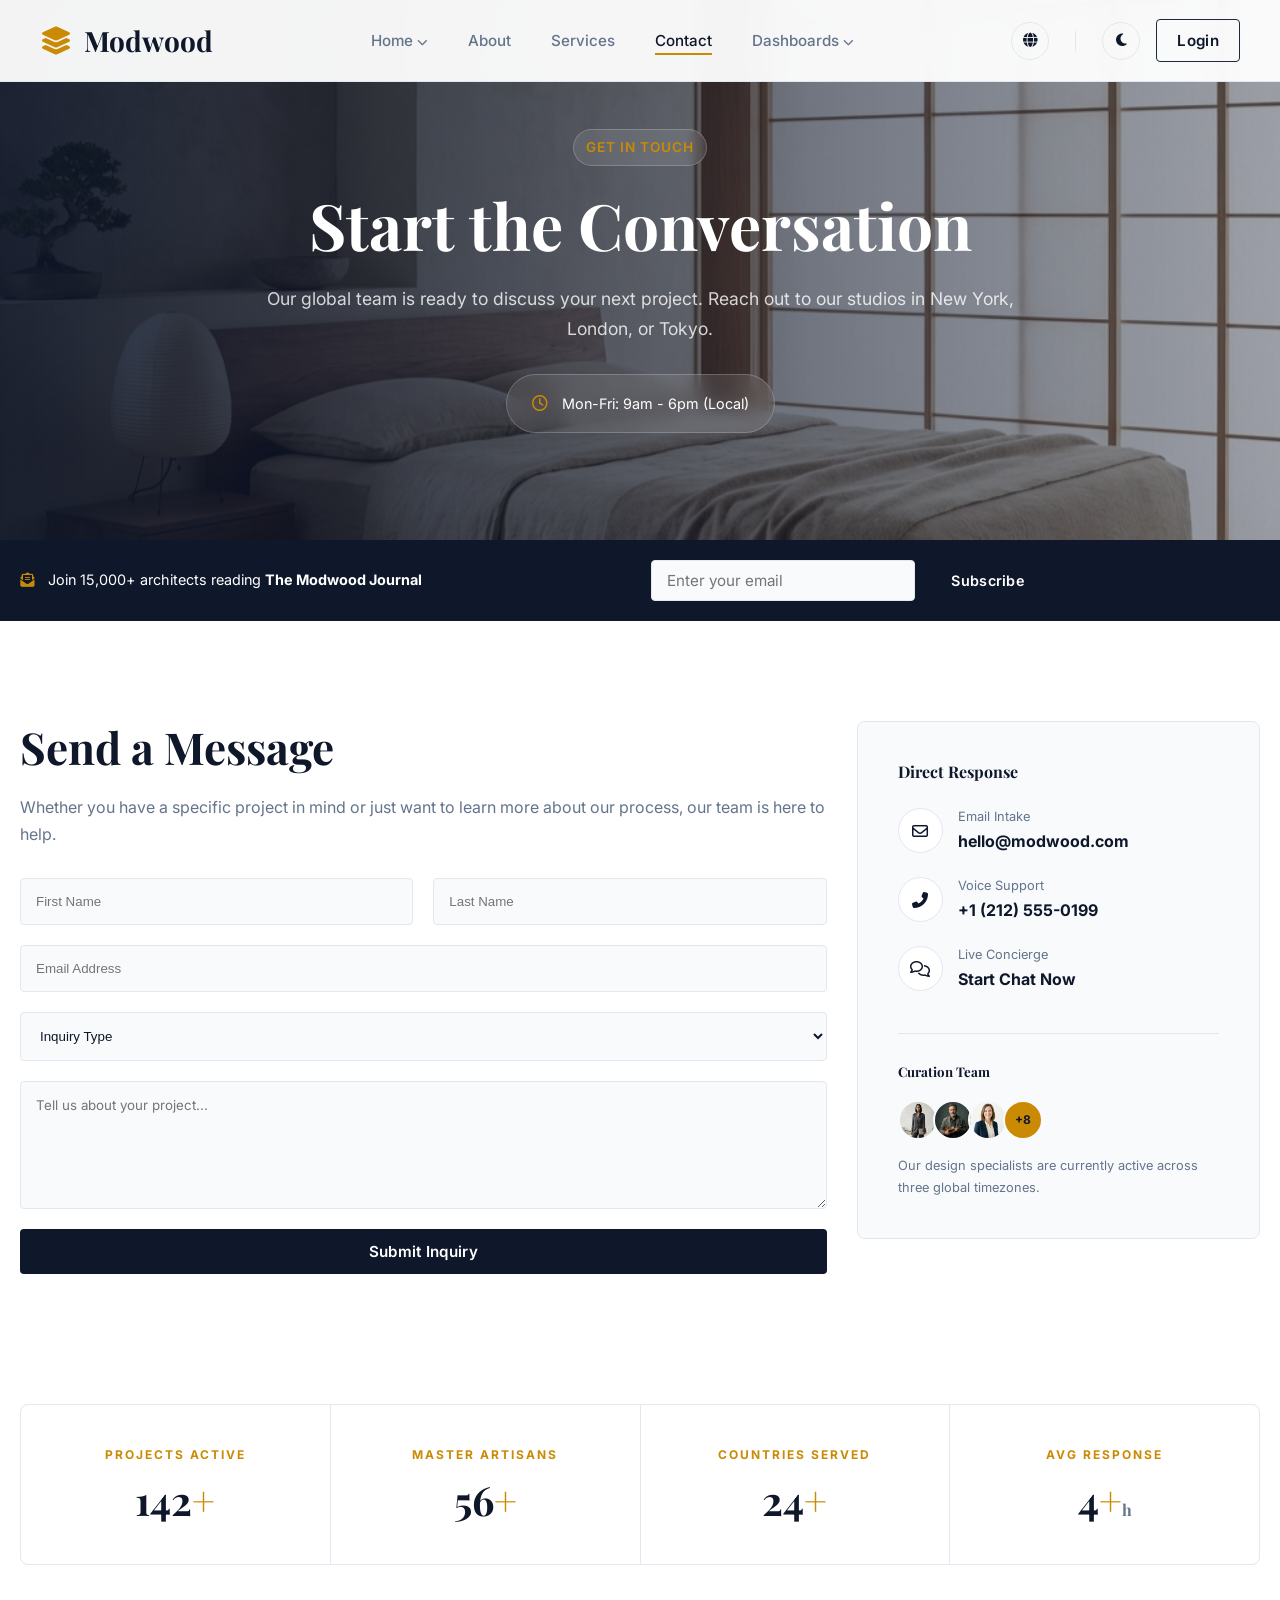
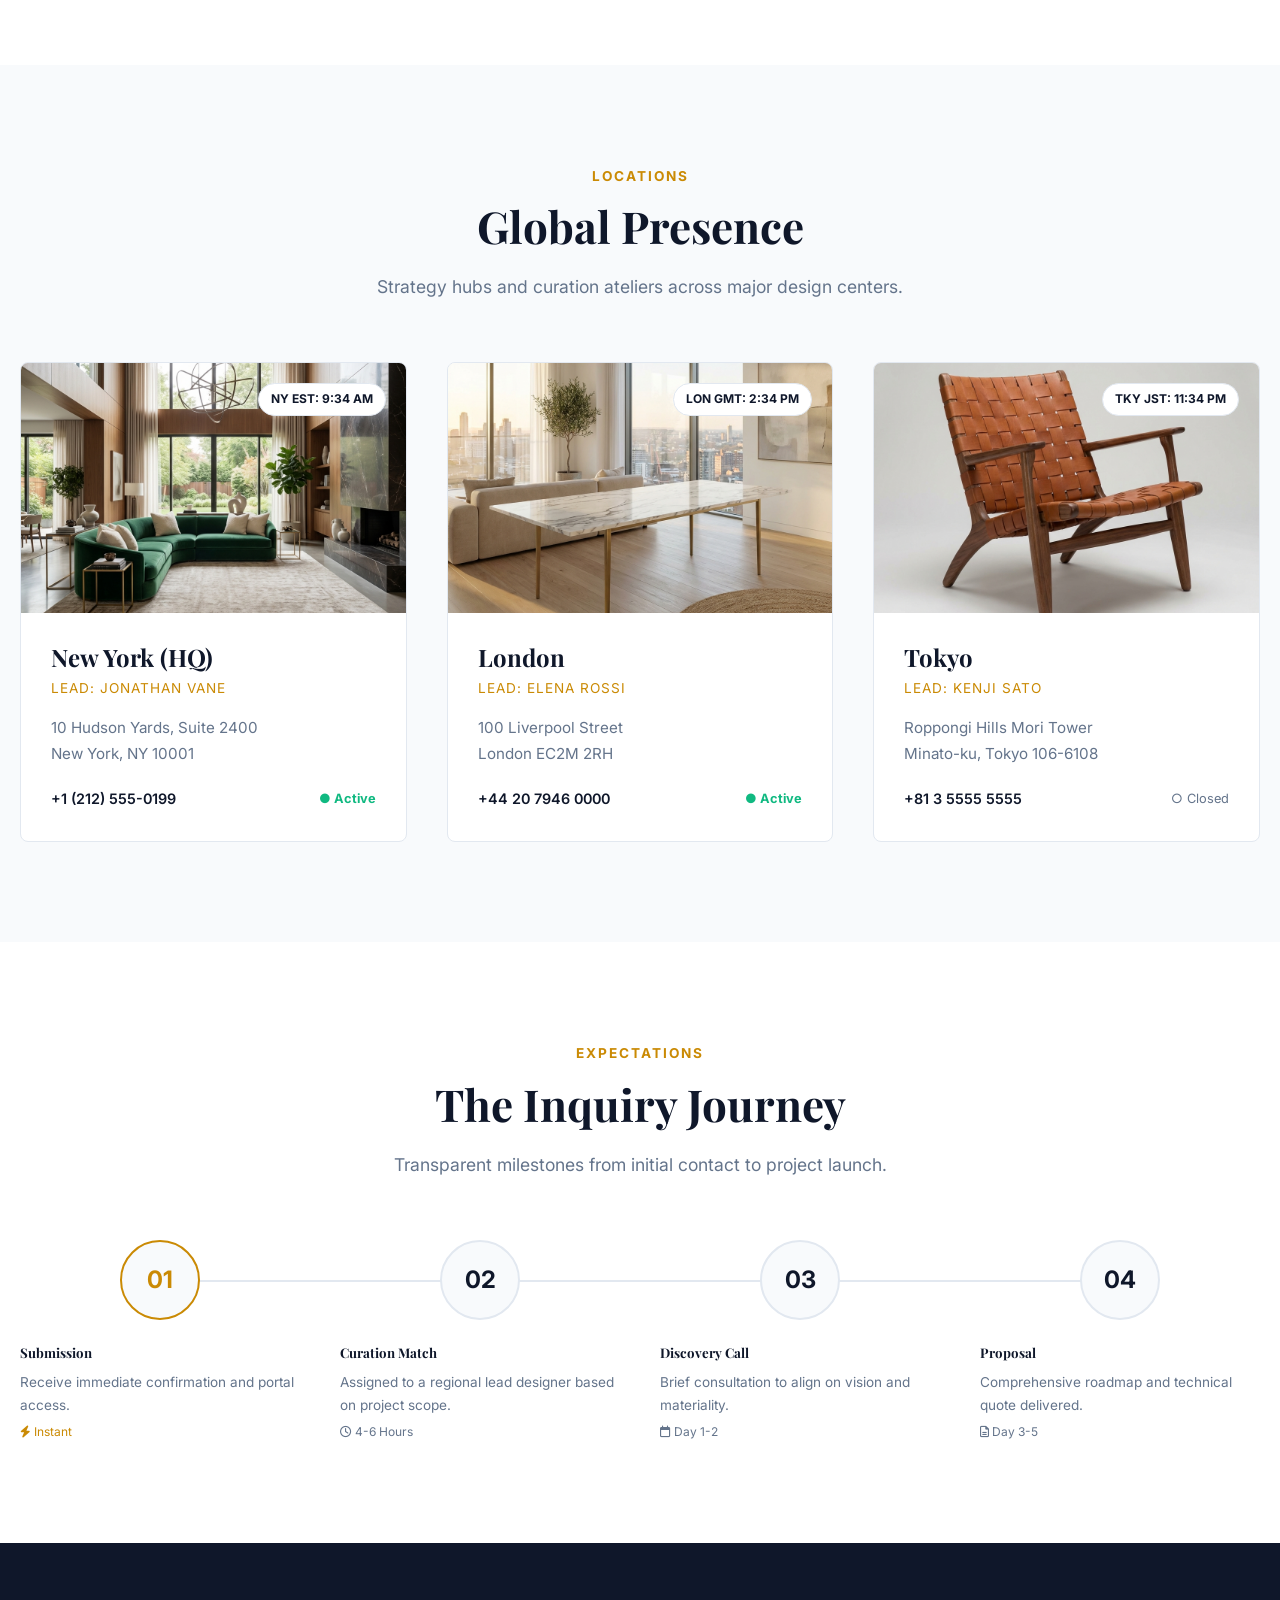
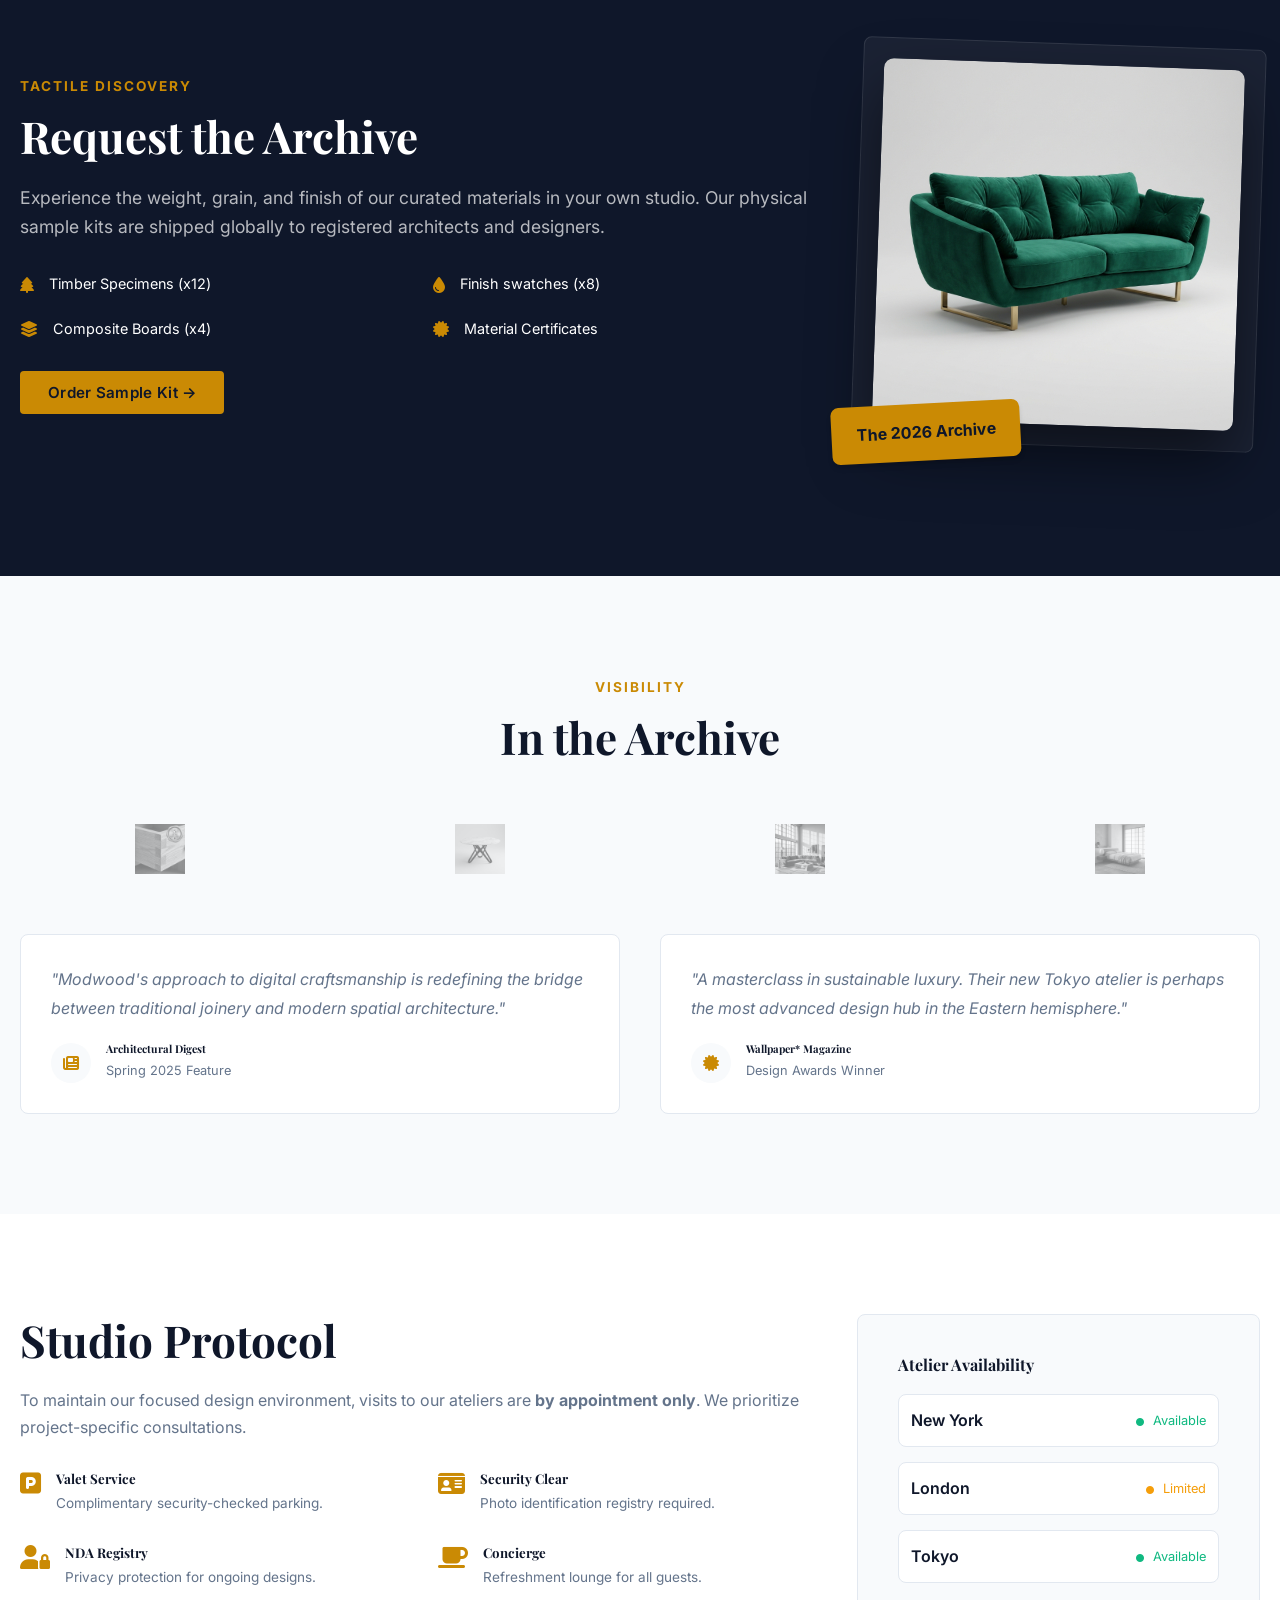
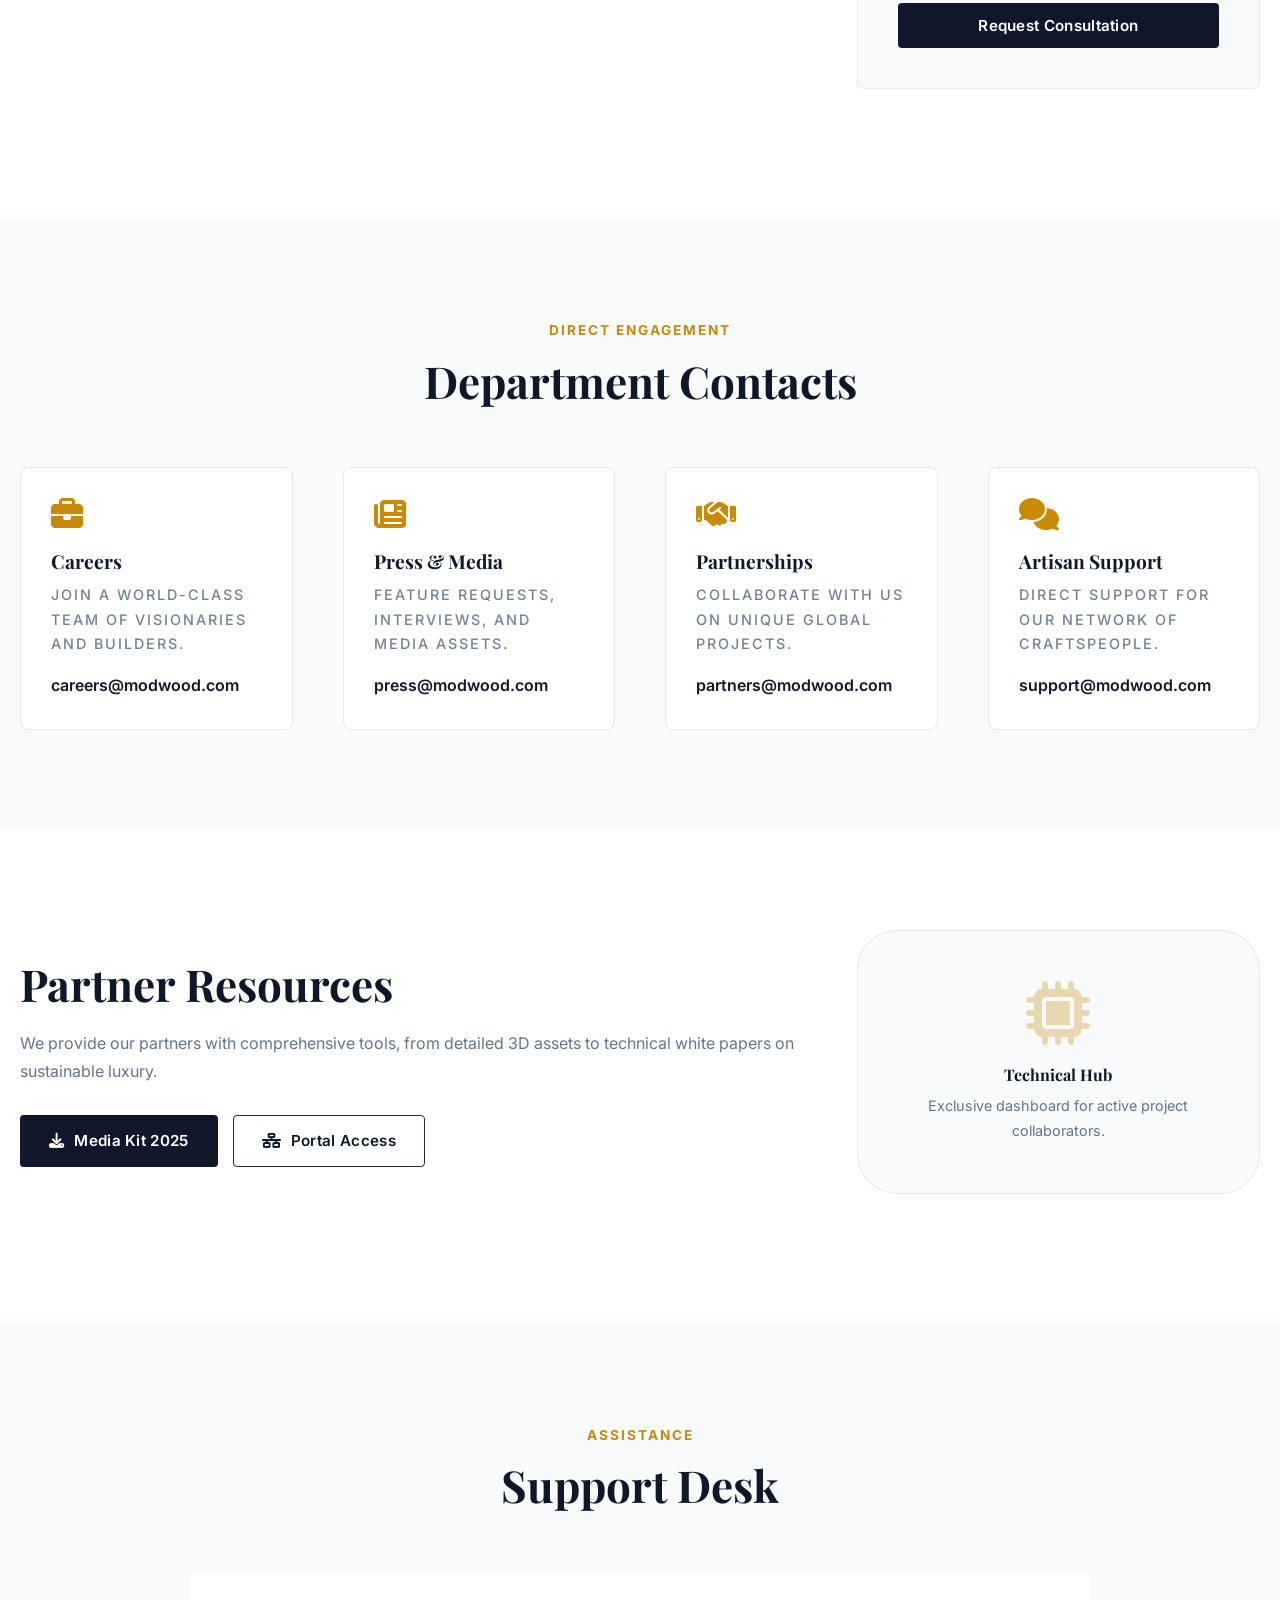
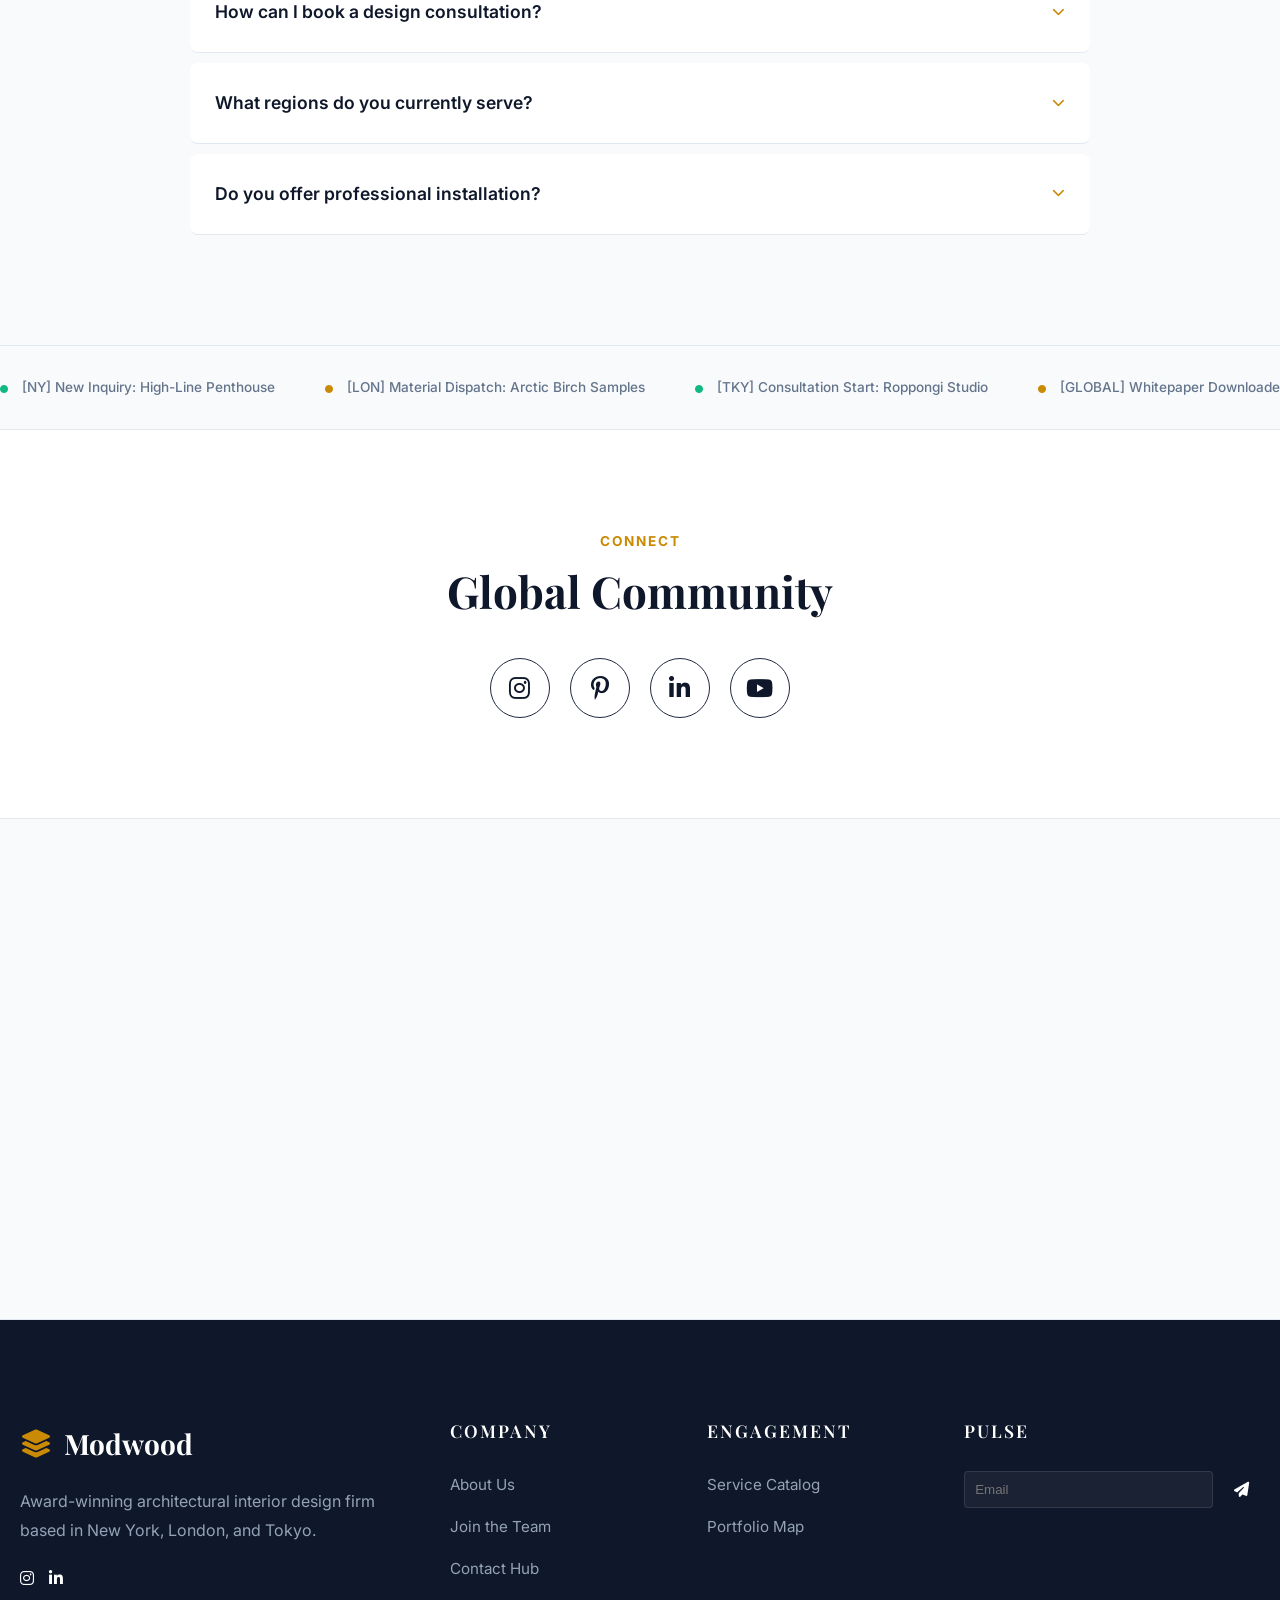
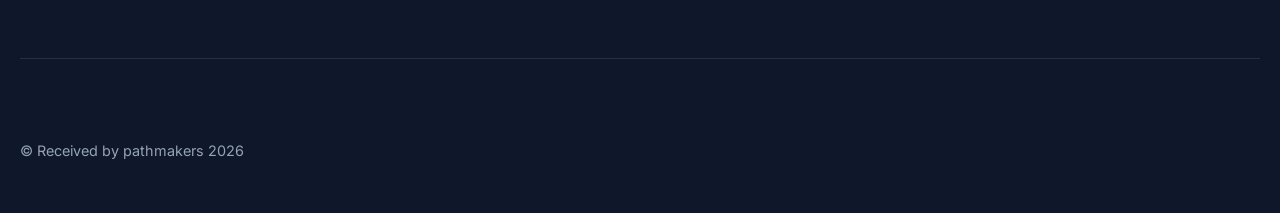
<file: contact.html>
<!DOCTYPE html>
<html lang="en">

<head>
    <meta charset="UTF-8">
    <meta name="viewport" content="width=device-width, initial-scale=1.0">
    <title>Contact Curator | Modwood</title>
    <link rel="icon" type="image/png" href="Assets/favicon.png">
    <link rel="stylesheet" href="style.css">
    <link rel="stylesheet" href="https://cdnjs.cloudflare.com/ajax/libs/font-awesome/6.4.0/css/all.min.css">
</head>

<body>

    <!-- Navbar -->
    <nav class="navbar">
        <div class="container">
            <a href="index.html" class="logo">
                <i class="fas fa-layer-group"></i> Modwood
            </a>

            <ul class="nav-links">
                <li style="position: relative;">
                    <a href="#" class="nav-link dropdown-toggle">Home <i class="fas fa-chevron-down"
                            style="font-size: 0.7em;"></i></a>
                    <ul class="dropdown-menu">
                        <li><a href="index.html">Home 1</a></li>
                        <li><a href="home2.html">Home 2</a></li>
                    </ul>
                </li>
                <li><a href="about.html" class="nav-link">About</a></li>
                <li><a href="services.html" class="nav-link">Services</a></li>
                <li><a href="contact.html" class="nav-link active">Contact</a></li>
                <li style="position: relative;">
                    <a href="#" class="nav-link dropdown-toggle">Dashboards <i class="fas fa-chevron-down"
                            style="font-size: 0.7em;"></i></a>
                    <ul class="dropdown-menu">
                        <li><a href="dashboard-user.html">User Panel</a></li>
                        <li><a href="dashboard-admin.html">Admin Panel</a></li>
                    </ul>
                </li>
                <li class="hide-desktop">
                    <a href="login.html" class="nav-link">Login</a>
                </li>
            </ul>

            <!-- Mobile Menu Toggle -->
            <button id="menu-toggle" class="toggle-btn hide-desktop">
                <i class="fas fa-bars"></i>
            </button>

            <div class="nav-actions">
                <button class="nav-toggle rtl-toggle" title="Toggle RTL/LTR">
                    <i class="fas fa-globe"></i>
                </button>
                <div class="nav-separator"></div>
                <button class="nav-toggle theme-toggle" title="Toggle Dark/Light Mode">
                    <i class="fas fa-moon"></i>
                </button>
                <a href="login.html" class="btn btn-outline" style="padding: 8px 20px;">Login</a>
            </div>
        </div>
    </nav>

    <!-- Header -->
    <header class="hero" style="min-height: 60vh;">
        <div class="hero-bg-parallax" style="background-image: url('Assets/hero2.jpg');"></div>
        <div class="hero-overlay"></div>
        <div class="container" style="position: relative; z-index: 2;">
            <div class="section-header reveal">
                <span class="hero-label">Get in Touch</span>
                <h1 class="hero-title">Start the Conversation</h1>
                <p class="section-desc" style="color: rgba(255,255,255,0.8);">Our global team is ready to discuss your
                    next project. Reach out to our studios in New York, London, or Tokyo.</p>
                <div style="display: flex; gap: 20px; justify-content: center; margin-top: 30px;">
                    <div
                        style="background: rgba(255,255,255,0.1); backdrop-filter: blur(10px); padding: 15px 25px; border-radius: 50px; border: 1px solid rgba(255,255,255,0.2);">
                        <i class="far fa-clock" style="color: var(--accent); margin-right: 10px;"></i>
                        <span style="color: white; font-size: 0.9rem;">Mon-Fri: 9am - 6pm (Local)</span>
                    </div>
                </div>
            </div>
        </div>
    </header>

    <!-- Newsletter Quick Join -->
    <div style="background: var(--primary); color: white; padding: 20px 0;">
        <div class="container"
            style="display: flex; justify-content: space-between; align-items: center; flex-wrap: wrap; gap: 20px;">
            <p style="font-size: 0.9rem; margin: 0;"><i class="fas fa-envelope-open-text"
                    style="color: var(--accent); margin-right: 10px;"></i> Join 15,000+ architects reading <strong>The
                    Modwood Journal</strong></p>
            <form class="newsletter-form" style="flex: 1; max-width: 400px; gap: 10px;">
                <input type="email" placeholder="Enter your email" class="input"
                    style="flex: 1; padding: 10px 15px; border-radius: var(--radius-sm);">
                <button type="submit" class="btn btn-primary"
                    style="padding: 10px 25px; font-size: 0.9rem; white-space: nowrap;">Subscribe</button>
            </form>
        </div>
    </div>

    <!-- Contact Form Section -->
    <section class="section">
        <div class="container">
            <div class="dashboard-split-2-1" style="align-items: start;">
                <!-- Form -->
                <div class="reveal">
                    <h2 class="section-title" style="text-align: left;">Send a Message</h2>
                    <p style="color: var(--text-muted); margin-bottom: 30px;">Whether you have a specific project in
                        mind or just want to learn more about our process, our team is here to help.</p>

                    <form style="display: grid; gap: 20px;">
                        <div style="display: grid; grid-template-columns: 1fr 1fr; gap: 20px;">
                            <input type="text" placeholder="First Name"
                                style="width: 100%; padding: 15px; border: 1px solid var(--border); border-radius: var(--radius-sm); background: var(--bg-alt); color: var(--text-main);">
                            <input type="text" placeholder="Last Name"
                                style="width: 100%; padding: 15px; border: 1px solid var(--border); border-radius: var(--radius-sm); background: var(--bg-alt); color: var(--text-main);">
                        </div>
                        <input type="email" placeholder="Email Address"
                            style="width: 100%; padding: 15px; border: 1px solid var(--border); border-radius: var(--radius-sm); background: var(--bg-alt); color: var(--text-main);">
                        <select
                            style="width: 100%; padding: 15px; border: 1px solid var(--border); border-radius: var(--radius-sm); background: var(--bg-alt); color: var(--text-main);">
                            <option>Inquiry Type</option>
                            <option>New Project</option>
                            <option>Press</option>
                            <option>Careers</option>
                            <option>Partnerships</option>
                        </select>
                        <textarea rows="6" placeholder="Tell us about your project..."
                            style="width: 100%; padding: 15px; border: 1px solid var(--border); border-radius: var(--radius-sm); background: var(--bg-alt); color: var(--text-main); font-family: inherit;"></textarea>
                        <button type="submit" class="btn btn-primary"
                            style="justify-content: center; width: 100%;">Submit
                            Inquiry</button>
                    </form>
                </div>

                <!-- Fast Contact -->
                <div class="reveal">
                    <div
                        style="background: var(--bg-alt); padding: 40px; border-radius: var(--radius); border: 1px solid var(--border);">
                        <h4 style="margin-bottom: 25px;">Direct Response</h4>
                        <div style="display: grid; gap: 20px;">
                            <a href="mailto:hello@modwood.com"
                                style="display: flex; align-items: center; gap: 15px; color: var(--text-main); text-decoration: none;">
                                <div
                                    style="width: 45px; height: 45px; background: var(--bg-main); border-radius: 50%; display: flex; align-items: center; justify-content: center; border: 1px solid var(--border);">
                                    <i class="far fa-envelope"></i>
                                </div>
                                <div>
                                    <span style="display: block; font-size: 0.8rem; color: var(--text-muted);">Email
                                        Intake</span>
                                    <strong>hello@modwood.com</strong>
                                </div>
                            </a>
                            <a href="tel:+12125550199"
                                style="display: flex; align-items: center; gap: 15px; color: var(--text-main); text-decoration: none;">
                                <div
                                    style="width: 45px; height: 45px; background: var(--bg-main); border-radius: 50%; display: flex; align-items: center; justify-content: center; border: 1px solid var(--border);">
                                    <i class="fas fa-phone-alt"></i>
                                </div>
                                <div>
                                    <span style="display: block; font-size: 0.8rem; color: var(--text-muted);">Voice
                                        Support</span>
                                    <strong>+1 (212) 555-0199</strong>
                                </div>
                            </a>
                            <div style="display: flex; align-items: center; gap: 15px; cursor: pointer;">
                                <div
                                    style="width: 45px; height: 45px; background: var(--bg-main); border-radius: 50%; display: flex; align-items: center; justify-content: center; border: 1px solid var(--border);">
                                    <i class="far fa-comments"></i>
                                </div>
                                <div>
                                    <span style="display: block; font-size: 0.8rem; color: var(--text-muted);">Live
                                        Concierge</span>
                                    <strong>Start Chat Now</strong>
                                </div>
                            </div>
                        </div>

                        <div style="margin-top: 40px; padding-top: 30px; border-top: 1px solid var(--border);">
                            <h5 style="margin-bottom: 20px;">Curation Team</h5>
                            <div style="display: flex; gap: -10px;">
                                <img src="Assets/leader-alexandra.png"
                                    style="width: 40px; height: 40px; border-radius: 50%; border: 2px solid var(--bg-alt); object-fit: cover;">
                                <img src="Assets/leader-julian.png"
                                    style="width: 40px; height: 40px; border-radius: 50%; border: 2px solid var(--bg-alt); object-fit: cover; margin-left: -5px;">
                                <img src="Assets/avatar.jpg"
                                    style="width: 40px; height: 40px; border-radius: 50%; border: 2px solid var(--bg-alt); object-fit: cover; margin-left: -5px;">
                                <div
                                    style="width: 40px; height: 40px; border-radius: 50%; background: var(--accent); color: var(--primary); display: flex; align-items: center; justify-content: center; font-size: 0.75rem; font-weight: 700; border: 2px solid var(--bg-alt); margin-left: -5px;">
                                    +8</div>
                            </div>
                            <p style="font-size: 0.8rem; color: var(--text-muted); margin-top: 15px;">Our design
                                specialists are currently active across three global timezones.</p>
                        </div>
                    </div>
                </div>
            </div>
        </div>
    </section>

    <!-- Global Metrics HUD -->
    <section class="section" style="padding-top: 0;">
        <div class="container">
            <div class="metrics-hud"
                style="display: grid; grid-template-columns: repeat(auto-fit, minmax(200px, 1fr)); gap: 1px; background: var(--border); border: 1px solid var(--border); border-radius: var(--radius); overflow: hidden;">
                <div style="background: var(--bg-main); padding: 40px; text-align: center;">
                    <span
                        style="display: block; font-size: 0.75rem; text-transform: uppercase; letter-spacing: 2px; color: var(--accent); font-weight: 700; margin-bottom: 10px;">Projects
                        Active</span>
                    <h3 style="font-size: 2.5rem; margin: 0;">142<span style="color: var(--accent);">+</span></h3>
                </div>
                <div style="background: var(--bg-main); padding: 40px; text-align: center;">
                    <span
                        style="display: block; font-size: 0.75rem; text-transform: uppercase; letter-spacing: 2px; color: var(--accent); font-weight: 700; margin-bottom: 10px;">Master
                        Artisans</span>
                    <h3 style="font-size: 2.5rem; margin: 0;">56<span style="color: var(--accent);">+</span></h3>
                </div>
                <div style="background: var(--bg-main); padding: 40px; text-align: center;">
                    <span
                        style="display: block; font-size: 0.75rem; text-transform: uppercase; letter-spacing: 2px; color: var(--accent); font-weight: 700; margin-bottom: 10px;">Countries
                        Served</span>
                    <h3 style="font-size: 2.5rem; margin: 0;">24<span style="color: var(--accent);">+</span></h3>
                </div>
                <div style="background: var(--bg-main); padding: 40px; text-align: center;">
                    <span
                        style="display: block; font-size: 0.75rem; text-transform: uppercase; letter-spacing: 2px; color: var(--accent); font-weight: 700; margin-bottom: 10px;">Avg
                        Response</span>
                    <h3 style="font-size: 2.5rem; margin: 0;">4<span style="color: var(--accent);">+</span><span
                            style="font-size: 1rem; color: var(--text-muted);">h</span></h3>
                </div>
            </div>
        </div>
    </section>

    <!-- Global Offices with Images and Curation Leads -->
    <section class="section section-alt">
        <div class="container">
            <div class="section-header reveal">
                <span class="section-eyebrow">Locations</span>
                <h2 class="section-title">Global Presence</h2>
                <p class="section-desc">Strategy hubs and curation ateliers across major design centers.</p>
            </div>
            <div class="curated-grid">
                <!-- NY -->
                <div class="reveal"
                    style="background: var(--bg-main); border-radius: var(--radius); overflow: hidden; border: 1px solid var(--border); transition: transform 0.3s ease;"
                    onmouseover="this.style.transform='translateY(-10px)'"
                    onmouseout="this.style.transform='translateY(0)'">
                    <div style="height: 250px; overflow: hidden; position: relative;">
                        <img src="Assets/product1_new.png" style="width: 100%; height: 100%; object-fit: cover;">
                        <div
                            style="position: absolute; top: 20px; right: 20px; background: var(--bg-main); padding: 5px 12px; border-radius: 20px; font-size: 0.75rem; font-weight: 700; border: 1px solid var(--border);">
                            NY EST: 9:34 AM
                        </div>
                    </div>
                    <div style="padding: 30px;">
                        <h4 style="font-size: 1.5rem; margin-bottom: 5px;">New York (HQ)</h4>
                        <p
                            style="color: var(--accent); font-size: 0.85rem; text-transform: uppercase; letter-spacing: 1px; margin-bottom: 15px;">
                            Lead: Jonathan Vane</p>
                        <p style="color: var(--text-muted); margin-bottom: 20px; font-size: 0.95rem;">
                            10 Hudson Yards, Suite 2400<br>
                            New York, NY 10001
                        </p>
                        <div style="display: flex; justify-content: space-between; align-items: center;">
                            <a href="#" style="color: var(--text-main); font-weight: 600; font-size: 0.9rem;">+1 (212)
                                555-0199</a>
                            <span style="font-size: 0.8rem; color: var(--success); font-weight: 700;">● Active</span>
                        </div>
                    </div>
                </div>
                <!-- London -->
                <div class="reveal"
                    style="background: var(--bg-main); border-radius: var(--radius); overflow: hidden; border: 1px solid var(--border); transition: transform 0.3s ease;"
                    onmouseover="this.style.transform='translateY(-10px)'"
                    onmouseout="this.style.transform='translateY(0)'">
                    <div style="height: 250px; overflow: hidden; position: relative;">
                        <img src="Assets/product4.jpg" style="width: 100%; height: 100%; object-fit: cover;">
                        <div
                            style="position: absolute; top: 20px; right: 20px; background: var(--bg-main); padding: 5px 12px; border-radius: 20px; font-size: 0.75rem; font-weight: 700; border: 1px solid var(--border);">
                            LON GMT: 2:34 PM
                        </div>
                    </div>
                    <div style="padding: 30px;">
                        <h4 style="font-size: 1.5rem; margin-bottom: 5px;">London</h4>
                        <p
                            style="color: var(--accent); font-size: 0.85rem; text-transform: uppercase; letter-spacing: 1px; margin-bottom: 15px;">
                            Lead: Elena Rossi</p>
                        <p style="color: var(--text-muted); margin-bottom: 20px; font-size: 0.95rem;">
                            100 Liverpool Street<br>
                            London EC2M 2RH
                        </p>
                        <div style="display: flex; justify-content: space-between; align-items: center;">
                            <a href="#" style="color: var(--text-main); font-weight: 600; font-size: 0.9rem;">+44 20
                                7946 0000</a>
                            <span style="font-size: 0.8rem; color: var(--success); font-weight: 700;">● Active</span>
                        </div>
                    </div>
                </div>
                <!-- Tokyo -->
                <div class="reveal"
                    style="background: var(--bg-main); border-radius: var(--radius); overflow: hidden; border: 1px solid var(--border); transition: transform 0.3s ease;"
                    onmouseover="this.style.transform='translateY(-10px)'"
                    onmouseout="this.style.transform='translateY(0)'">
                    <div style="height: 250px; overflow: hidden; position: relative;">
                        <img src="Assets/product2.jpg" style="width: 100%; height: 100%; object-fit: cover;">
                        <div
                            style="position: absolute; top: 20px; right: 20px; background: var(--bg-main); padding: 5px 12px; border-radius: 20px; font-size: 0.75rem; font-weight: 700; border: 1px solid var(--border);">
                            TKY JST: 11:34 PM
                        </div>
                    </div>
                    <div style="padding: 30px;">
                        <h4 style="font-size: 1.5rem; margin-bottom: 5px;">Tokyo</h4>
                        <p
                            style="color: var(--accent); font-size: 0.85rem; text-transform: uppercase; letter-spacing: 1px; margin-bottom: 15px;">
                            Lead: Kenji Sato</p>
                        <p style="color: var(--text-muted); margin-bottom: 20px; font-size: 0.95rem;">
                            Roppongi Hills Mori Tower<br>
                            Minato-ku, Tokyo 106-6108
                        </p>
                        <div style="display: flex; justify-content: space-between; align-items: center;">
                            <a href="#" style="color: var(--text-main); font-weight: 600; font-size: 0.9rem;">+81 3 5555
                                5555</a>
                            <span style="font-size: 0.8rem; color: var(--text-muted);">○ Closed</span>
                        </div>
                    </div>
                </div>
            </div>
        </div>
    </section>

    <!-- Inquiry Timeline / Roadmap -->
    <section class="section">
        <div class="container">
            <div class="section-header reveal">
                <span class="section-eyebrow">Expectations</span>
                <h2 class="section-title">The Inquiry Journey</h2>
                <p class="section-desc">Transparent milestones from initial contact to project launch.</p>
            </div>
            <div class="journey-grid"
                style="display: grid; grid-template-columns: repeat(auto-fit, minmax(220px, 1fr)); gap: 40px; position: relative; margin-top: 60px;">
                <!-- Connector Line -->
                <div class="hide-mobile"
                    style="position: absolute; top: 40px; left: 10%; right: 10%; height: 2px; background: var(--border); z-index: 1;">
                </div>

                <div class="reveal text-center" style="position: relative; z-index: 2;">
                    <div
                        style="width: 80px; height: 80px; background: var(--bg-alt); border: 2px solid var(--accent); border-radius: 50%; display: flex; align-items: center; justify-content: center; margin: 0 auto 25px; font-size: 1.5rem; font-weight: 700; color: var(--accent);">
                        01</div>
                    <h5 style="margin-bottom: 10px;">Submission</h5>
                    <p style="font-size: 0.85rem; color: var(--text-muted);">Receive immediate confirmation and portal
                        access.</p>
                    <p style="font-size: 0.75rem; color: var(--accent); margin-top: 5px;"><i class="fas fa-bolt"></i>
                        Instant</p>
                </div>
                <div class="reveal text-center" style="position: relative; z-index: 2;">
                    <div
                        style="width: 80px; height: 80px; background: var(--bg-alt); border: 2px solid var(--border); border-radius: 50%; display: flex; align-items: center; justify-content: center; margin: 0 auto 25px; font-size: 1.5rem; font-weight: 700; color: var(--text-main);">
                        02</div>
                    <h5 style="margin-bottom: 10px;">Curation Match</h5>
                    <p style="font-size: 0.85rem; color: var(--text-muted);">Assigned to a regional lead designer based
                        on project scope.</p>
                    <p style="font-size: 0.75rem; color: var(--text-muted); margin-top: 5px;"><i
                            class="far fa-clock"></i> 4-6 Hours</p>
                </div>
                <div class="reveal text-center" style="position: relative; z-index: 2;">
                    <div
                        style="width: 80px; height: 80px; background: var(--bg-alt); border: 2px solid var(--border); border-radius: 50%; display: flex; align-items: center; justify-content: center; margin: 0 auto 25px; font-size: 1.5rem; font-weight: 700; color: var(--text-main);">
                        03</div>
                    <h5 style="margin-bottom: 10px;">Discovery Call</h5>
                    <p style="font-size: 0.85rem; color: var(--text-muted);">Brief consultation to align on vision and
                        materiality.</p>
                    <p style="font-size: 0.75rem; color: var(--text-muted); margin-top: 5px;"><i
                            class="far fa-calendar"></i> Day 1-2</p>
                </div>
                <div class="reveal text-center" style="position: relative; z-index: 2;">
                    <div
                        style="width: 80px; height: 80px; background: var(--bg-alt); border: 2px solid var(--border); border-radius: 50%; display: flex; align-items: center; justify-content: center; margin: 0 auto 25px; font-size: 1.5rem; font-weight: 700; color: var(--text-main);">
                        04</div>
                    <h5 style="margin-bottom: 10px;">Proposal</h5>
                    <p style="font-size: 0.85rem; color: var(--text-muted);">Comprehensive roadmap and technical quote
                        delivered.</p>
                    <p style="font-size: 0.75rem; color: var(--text-muted); margin-top: 5px;"><i
                            class="far fa-file-alt"></i> Day 3-5</p>
                </div>
            </div>
        </div>
    </section>

    <!-- Material Sample Archive -->
    <section class="section" style="background: var(--primary); color: white;">
        <div class="container">
            <div class="dashboard-split-2-1" style="align-items: center;">
                <div class="reveal">
                    <span class="section-eyebrow" style="color: var(--accent);">Tactile Discovery</span>
                    <h2 class="section-title" style="color: white;">Request the Archive</h2>
                    <p style="color: rgba(255,255,255,0.7); margin-bottom: 30px; font-size: 1.1rem;">
                        Experience the weight, grain, and finish of our curated materials in your own studio. Our
                        physical sample kits are shipped globally to registered architects and designers.
                    </p>
                    <div style="display: grid; grid-template-columns: 1fr 1fr; gap: 20px; margin-bottom: 30px;">
                        <div style="display: flex; gap: 15px; align-items: center;">
                            <i class="fas fa-tree" style="color: var(--accent);"></i>
                            <span style="font-size: 0.9rem;">Timber Specimens (x12)</span>
                        </div>
                        <div style="display: flex; gap: 15px; align-items: center;">
                            <i class="fas fa-tint" style="color: var(--accent);"></i>
                            <span style="font-size: 0.9rem;">Finish swatches (x8)</span>
                        </div>
                        <div style="display: flex; gap: 15px; align-items: center;">
                            <i class="fas fa-layer-group" style="color: var(--accent);"></i>
                            <span style="font-size: 0.9rem;">Composite Boards (x4)</span>
                        </div>
                        <div style="display: flex; gap: 15px; align-items: center;">
                            <i class="fas fa-certificate" style="color: var(--accent);"></i>
                            <span style="font-size: 0.9rem;">Material Certificates</span>
                        </div>
                    </div>
                    <button class="btn btn-primary"
                        style="background: var(--accent); color: var(--primary); border: none;">Order Sample Kit
                        &rarr;</button>
                </div>
                <div class="reveal">
                    <div
                        style="position: relative; padding: 20px; background: rgba(255,255,255,0.05); border: 1px solid rgba(255,255,255,0.1); border-radius: var(--radius); transform: rotate(2deg);">
                        <img src="Assets/product1.jpg"
                            style="width: 100%; border-radius: 10px; box-shadow: 0 30px 60px rgba(0,0,0,0.5);">
                        <div
                            style="position: absolute; bottom: -20px; left: -20px; background: var(--accent); color: var(--primary); padding: 15px 25px; border-radius: 8px; font-weight: 700; transform: rotate(-5deg); box-shadow: var(--shadow);">
                            The 2026 Archive
                        </div>
                    </div>
                </div>
            </div>
        </div>
    </section>

    <!-- Recent Media Features -->
    <section class="section section-alt">
        <div class="container">
            <div class="section-header reveal">
                <span class="section-eyebrow">Visibility</span>
                <h2 class="section-title">In the Archive</h2>
            </div>
            <div class="media-logos"
                style="display: grid; grid-template-columns: repeat(auto-fit, minmax(120px, 1fr)); gap: 40px; align-items: center; opacity: 0.5;">
                <img src="Assets/warranty.jpg"
                    style="height: 50px; width: 100%; object-fit: contain; filter: grayscale(100%) invert(var(--dark-mode-invert, 0));"
                    alt="Media Logo">
                <img src="Assets/product3.jpg"
                    style="height: 50px; width: 100%; object-fit: contain; filter: grayscale(100%) invert(var(--dark-mode-invert, 0));"
                    alt="Media Logo">
                <img src="Assets/hero1.jpg"
                    style="height: 50px; width: 100%; object-fit: contain; filter: grayscale(100%) invert(var(--dark-mode-invert, 0));"
                    alt="Media Logo">
                <img src="Assets/hero2.jpg"
                    style="height: 50px; width: 100%; object-fit: contain; filter: grayscale(100%) invert(var(--dark-mode-invert, 0));"
                    alt="Media Logo">
            </div>
            <div class="curated-grid" style="margin-top: 60px;">
                <div class="reveal"
                    style="padding: 30px; border: 1px solid var(--border); border-radius: var(--radius); background: var(--bg-main);">
                    <p style="font-style: italic; color: var(--text-muted); margin-bottom: 20px; line-height: 1.8;">
                        "Modwood's approach to digital craftsmanship is redefining the bridge between traditional
                        joinery and modern spatial architecture."</p>
                    <div style="display: flex; align-items: center; gap: 15px;">
                        <div
                            style="width: 40px; height: 40px; background: var(--bg-alt); border-radius: 50%; display: flex; align-items: center; justify-content: center; color: var(--accent);">
                            <i class="fas fa-newspaper"></i>
                        </div>
                        <div>
                            <h6 style="margin: 0;">Architectural Digest</h6>
                            <span style="font-size: 0.8rem; color: var(--text-muted);">Spring 2025 Feature</span>
                        </div>
                    </div>
                </div>
                <div class="reveal"
                    style="padding: 30px; border: 1px solid var(--border); border-radius: var(--radius); background: var(--bg-main);">
                    <p style="font-style: italic; color: var(--text-muted); margin-bottom: 20px; line-height: 1.8;">"A
                        masterclass in sustainable luxury. Their new Tokyo atelier is perhaps the most advanced design
                        hub in the Eastern hemisphere."</p>
                    <div style="display: flex; align-items: center; gap: 15px;">
                        <div
                            style="width: 40px; height: 40px; background: var(--bg-alt); border-radius: 50%; display: flex; align-items: center; justify-content: center; color: var(--accent);">
                            <i class="fas fa-certificate"></i>
                        </div>
                        <div>
                            <h6 style="margin: 0;">Wallpaper* Magazine</h6>
                            <span style="font-size: 0.8rem; color: var(--text-muted);">Design Awards Winner</span>
                        </div>
                    </div>
                </div>
            </div>
        </div>
    </section>



    <!-- Visit Protocol -->
    <section class="section">
        <div class="container">
            <div class="dashboard-split-2-1" style="align-items: flex-start;">
                <div class="reveal">
                    <h2 class="section-title">Studio Protocol</h2>
                    <p style="color: var(--text-muted); margin-bottom: 30px;">
                        To maintain our focused design environment, visits to our ateliers are <strong>by appointment
                            only</strong>. We prioritize project-specific consultations.
                    </p>
                    <div style="display: grid; grid-template-columns: 1fr 1fr; gap: 30px;">
                        <div style="display: flex; gap: 15px;">
                            <i class="fas fa-parking" style="color: var(--accent); font-size: 1.5rem;"></i>
                            <div>
                                <h5 style="margin-bottom: 5px;">Valet Service</h5>
                                <p style="font-size: 0.85rem; color: var(--text-muted);">Complimentary security-checked
                                    parking.</p>
                            </div>
                        </div>
                        <div style="display: flex; gap: 15px;">
                            <i class="fas fa-id-card" style="color: var(--accent); font-size: 1.5rem;"></i>
                            <div>
                                <h5 style="margin-bottom: 5px;">Security Clear</h5>
                                <p style="font-size: 0.85rem; color: var(--text-muted);">Photo identification registry
                                    required.</p>
                            </div>
                        </div>
                        <div style="display: flex; gap: 15px;">
                            <i class="fas fa-user-lock" style="color: var(--accent); font-size: 1.5rem;"></i>
                            <div>
                                <h5 style="margin-bottom: 5px;">NDA Registry</h5>
                                <p style="font-size: 0.85rem; color: var(--text-muted);">Privacy protection for ongoing
                                    designs.</p>
                            </div>
                        </div>
                        <div style="display: flex; gap: 15px;">
                            <i class="fas fa-coffee" style="color: var(--accent); font-size: 1.5rem;"></i>
                            <div>
                                <h5 style="margin-bottom: 5px;">Concierge</h5>
                                <p style="font-size: 0.85rem; color: var(--text-muted);">Refreshment lounge for all
                                    guests.</p>
                            </div>
                        </div>
                    </div>
                </div>
                <div class="reveal">
                    <div
                        style="background: var(--bg-alt); padding: 40px; border-radius: var(--radius); border: 1px solid var(--border);">
                        <h4 style="margin-bottom: 20px;">Atelier Availability</h4>
                        <div style="display: grid; gap: 15px; margin-bottom: 20px;">
                            <div
                                style="display: flex; justify-content: space-between; align-items: center; padding: 12px; background: var(--bg-main); border-radius: 8px; border: 1px solid var(--border);">
                                <span style="font-weight: 600;">New York</span>
                                <span style="color: var(--success); font-size: 0.8rem;"><i class="fas fa-circle"
                                        style="font-size: 0.5rem; margin-right: 5px;"></i> Available</span>
                            </div>
                            <div
                                style="display: flex; justify-content: space-between; align-items: center; padding: 12px; background: var(--bg-main); border-radius: 8px; border: 1px solid var(--border);">
                                <span style="font-weight: 600;">London</span>
                                <span style="color: var(--warning); font-size: 0.8rem;"><i class="fas fa-circle"
                                        style="font-size: 0.5rem; margin-right: 5px;"></i> Limited</span>
                            </div>
                            <div
                                style="display: flex; justify-content: space-between; align-items: center; padding: 12px; background: var(--bg-main); border-radius: 8px; border: 1px solid var(--border);">
                                <span style="font-weight: 600;">Tokyo</span>
                                <span style="color: var(--success); font-size: 0.8rem;"><i class="fas fa-circle"
                                        style="font-size: 0.5rem; margin-right: 5px;"></i> Available</span>
                            </div>
                        </div>
                        <button class="btn btn-primary" style="width: 100%; justify-content: center;">Request
                            Consultation</button>
                    </div>
                </div>
            </div>
        </div>
    </section>

    <!-- Department Contacts -->
    <section class="section section-alt">
        <div class="container">
            <div class="section-header reveal">
                <span class="section-eyebrow">Direct Engagement</span>
                <h2 class="section-title">Department Contacts</h2>
            </div>
            <div class="stats-grid">
                <div class="stat-item reveal"
                    style="text-align: left; padding: 30px; border: 1px solid var(--border); border-radius: var(--radius); background: var(--bg-main);">
                    <i class="fas fa-briefcase" style="font-size: 2rem; color: var(--accent); margin-bottom: 20px;"></i>
                    <h4 style="font-size: 1.2rem; margin-bottom: 10px;">Careers</h4>
                    <p style="color: var(--text-muted); font-size: 0.9rem; margin-bottom: 15px;">Join a world-class team
                        of visionaries and builders.</p>
                    <a href="mailto:careers@modwood.com" style="font-weight: 600;">careers@modwood.com</a>
                </div>
                <div class="stat-item reveal"
                    style="text-align: left; padding: 30px; border: 1px solid var(--border); border-radius: var(--radius); background: var(--bg-main);">
                    <i class="fas fa-newspaper" style="font-size: 2rem; color: var(--accent); margin-bottom: 20px;"></i>
                    <h4 style="font-size: 1.2rem; margin-bottom: 10px;">Press & Media</h4>
                    <p style="color: var(--text-muted); font-size: 0.9rem; margin-bottom: 15px;">Feature requests,
                        interviews, and media assets.</p>
                    <a href="mailto:press@modwood.com" style="font-weight: 600;">press@modwood.com</a>
                </div>
                <div class="stat-item reveal"
                    style="text-align: left; padding: 30px; border: 1px solid var(--border); border-radius: var(--radius); background: var(--bg-main);">
                    <i class="fas fa-handshake" style="font-size: 2rem; color: var(--accent); margin-bottom: 20px;"></i>
                    <h4 style="font-size: 1.2rem; margin-bottom: 10px;">Partnerships</h4>
                    <p style="color: var(--text-muted); font-size: 0.9rem; margin-bottom: 15px;">Collaborate with us on
                        unique global projects.</p>
                    <a href="mailto:partners@modwood.com" style="font-weight: 600;">partners@modwood.com</a>
                </div>
                <div class="stat-item reveal"
                    style="text-align: left; padding: 30px; border: 1px solid var(--border); border-radius: var(--radius); background: var(--bg-main);">
                    <i class="fas fa-comments" style="font-size: 2rem; color: var(--accent); margin-bottom: 20px;"></i>
                    <h4 style="font-size: 1.2rem; margin-bottom: 10px;">Artisan Support</h4>
                    <p style="color: var(--text-muted); font-size: 0.9rem; margin-bottom: 15px;">Direct support for our
                        network of craftspeople.</p>
                    <a href="mailto:support@modwood.com" style="font-weight: 600;">support@modwood.com</a>
                </div>
            </div>
        </div>
    </section>

    <!-- Partner Resources -->
    <section class="section">
        <div class="container">
            <div class="dashboard-split-2-1" style="align-items: center;">
                <div class="reveal">
                    <h2 class="section-title">Partner Resources</h2>
                    <p style="color: var(--text-muted); margin-bottom: 30px;">
                        We provide our partners with comprehensive tools, from detailed 3D assets to technical white
                        papers on sustainable luxury.
                    </p>
                    <div style="display: flex; gap: 15px; flex-wrap: wrap;">
                        <a href="#" class="btn btn-primary"><i class="fas fa-download" style="margin-right: 10px;"></i>
                            Media Kit 2025</a>
                        <a href="#" class="btn btn-outline"><i class="fas fa-network-wired"
                                style="margin-right: 10px;"></i> Portal Access</a>
                    </div>
                </div>
                <div class="reveal">
                    <div
                        style="background: var(--bg-alt); padding: 50px; border-radius: 40px; border: 1px solid var(--border); text-align: center;">
                        <i class="fas fa-microchip"
                            style="font-size: 4rem; color: var(--accent); margin-bottom: 20px; opacity: 0.3;"></i>
                        <h4 style="margin-bottom: 10px;">Technical Hub</h4>
                        <p style="color: var(--text-muted); font-size: 0.9rem;">Exclusive dashboard for active project
                            collaborators.</p>
                    </div>
                </div>
            </div>
        </div>
    </section>

    <!-- FAQ Section -->
    <section class="section section-alt">
        <div class="container">
            <div class="section-header reveal">
                <span class="section-eyebrow">Assistance</span>
                <h2 class="section-title">Support Desk</h2>
            </div>
            <div style="max-width: 900px; margin: 0 auto;">
                <details class="reveal"
                    style="padding: 25px; border-bottom: 1px solid var(--border); cursor: pointer; background: var(--bg-main); margin-bottom: 10px; border-radius: 8px;">
                    <summary
                        style="font-size: 1.1rem; font-weight: 600; list-style: none; display: flex; justify-content: space-between; align-items: center;">
                        How can I book a design consultation?
                        <i class="fas fa-chevron-down" style="font-size: 0.8rem; color: var(--accent);"></i>
                    </summary>
                    <p style="margin-top: 20px; color: var(--text-muted); line-height: 1.8;">
                        Consultations can be booked directly through our platform after completing the initial project
                        inquiry form. Our design concierge will reach out within 24 hours to schedule a session.
                    </p>
                </details>
                <details class="reveal"
                    style="padding: 25px; border-bottom: 1px solid var(--border); cursor: pointer; background: var(--bg-main); margin-bottom: 10px; border-radius: 8px;">
                    <summary
                        style="font-size: 1.1rem; font-weight: 600; list-style: none; display: flex; justify-content: space-between; align-items: center;">
                        What regions do you currently serve?
                        <i class="fas fa-chevron-down" style="font-size: 0.8rem; color: var(--accent);"></i>
                    </summary>
                    <p style="margin-top: 20px; color: var(--text-muted); line-height: 1.8;">
                        While our primary studios are in NY, London, and Tokyo, we provide architectural and interior
                        services globally, with active projects across Europe, Asia, and the Americas.
                    </p>
                </details>
                <details class="reveal"
                    style="padding: 25px; border-bottom: 1px solid var(--border); cursor: pointer; background: var(--bg-main); margin-bottom: 10px; border-radius: 8px;">
                    <summary
                        style="font-size: 1.1rem; font-weight: 600; list-style: none; display: flex; justify-content: space-between; align-items: center;">
                        Do you offer professional installation?
                        <i class="fas fa-chevron-down" style="font-size: 0.8rem; color: var(--accent);"></i>
                    </summary>
                    <p style="margin-top: 20px; color: var(--text-muted); line-height: 1.8;">
                        Yes, every Modwood project includes professional white-glove installation managed by our lead
                        architects to ensure the highest standards of execution.
                    </p>
                </details>
            </div>
        </div>
    </section>

    <!-- Global Activity Pulse -->
    <section class="section section-alt"
        style="padding: 30px 0; border-top: 1px solid var(--border); border-bottom: 1px solid var(--border); overflow: hidden;">
        <div style="display: flex; gap: 50px; white-space: nowrap; animation: scroll 40s linear infinite;">
            <div
                style="display: flex; gap: 50px; align-items: center; color: var(--text-muted); font-size: 0.85rem; font-weight: 500;">
                <span><i class="fas fa-circle"
                        style="color: var(--success); font-size: 0.5rem; margin-right: 10px;"></i> [NY] New Inquiry:
                    High-Line Penthouse</span>
                <span><i class="fas fa-circle" style="color: var(--accent); font-size: 0.5rem; margin-right: 10px;"></i>
                    [LON] Material Dispatch: Arctic Birch Samples</span>
                <span><i class="fas fa-circle"
                        style="color: var(--success); font-size: 0.5rem; margin-right: 10px;"></i> [TKY] Consultation
                    Start: Roppongi Studio</span>
                <span><i class="fas fa-circle" style="color: var(--accent); font-size: 0.5rem; margin-right: 10px;"></i>
                    [GLOBAL] Whitepaper Downloaded: Sustainable Luxury 2026</span>
                <span><i class="fas fa-circle"
                        style="color: var(--success); font-size: 0.5rem; margin-right: 10px;"></i> [NY] Project
                    Milestone: Assembly Phase Alpha</span>
                <!-- Duplicate for seamless scroll -->
                <span><i class="fas fa-circle"
                        style="color: var(--success); font-size: 0.5rem; margin-right: 10px;"></i> [NY] New Inquiry:
                    High-Line Penthouse</span>
                <span><i class="fas fa-circle" style="color: var(--accent); font-size: 0.5rem; margin-right: 10px;"></i>
                    [LON] Material Dispatch: Arctic Birch Samples</span>
                <span><i class="fas fa-circle"
                        style="color: var(--success); font-size: 0.5rem; margin-right: 10px;"></i> [TKY] Consultation
                    Start: Roppongi Studio</span>
            </div>
        </div>
        <style>
            @keyframes scroll {
                0% {
                    transform: translateX(0);
                }

                100% {
                    transform: translateX(-50%);
                }
            }
        </style>
    </section>

    <!-- Social Community -->
    <section class="section">
        <div class="container" style="text-align: center;">
            <div class="reveal">
                <span class="section-eyebrow">Connect</span>
                <h2 class="section-title">Global Community</h2>
                <div style="display: flex; justify-content: center; gap: 20px; margin-top: 40px; flex-wrap: wrap;">
                    <a href="#" class="btn btn-outline"
                        style="border-radius: 50%; width: 60px; height: 60px; padding: 0; display: flex; align-items: center; justify-content: center; font-size: 1.5rem;"><i
                            class="fab fa-instagram"></i></a>
                    <a href="#" class="btn btn-outline"
                        style="border-radius: 50%; width: 60px; height: 60px; padding: 0; display: flex; align-items: center; justify-content: center; font-size: 1.5rem;"><i
                            class="fab fa-pinterest-p"></i></a>
                    <a href="#" class="btn btn-outline"
                        style="border-radius: 50%; width: 60px; height: 60px; padding: 0; display: flex; align-items: center; justify-content: center; font-size: 1.5rem;"><i
                            class="fab fa-linkedin-in"></i></a>
                    <a href="#" class="btn btn-outline"
                        style="border-radius: 50%; width: 60px; height: 60px; padding: 0; display: flex; align-items: center; justify-content: center; font-size: 1.5rem;"><i
                            class="fab fa-youtube"></i></a>
                </div>
            </div>
        </div>
    </section>

    <!-- Map/Visual Section -->
    <section class="section"
        style="padding: 0; line-height: 0; background: var(--bg-alt); border-top: 1px solid var(--border); border-bottom: 1px solid var(--border);">
        <iframe
            src="https://www.google.com/maps/embed?pb=!1m18!1m12!1m3!1d3022.6175440702674!2d-74.004746684594!3d40.75169497932752!2m3!1f0!2f0!3f0!3m2!1i1024!2i768!4f13.1!3m3!1m2!1s0x89c259b19f074d3d%3A0x86733230873a2e3!2s10%20Hudson%20Yards!5e0!3m2!1sen!2sus!4v1700000000000!5m2!1sen!2sus"
            width="100%" height="500"
            style="border:0; filter: grayscale(100%) invert(var(--dark-mode-invert, 0)) contrast(1.2); opacity: 0.8;"
            allowfullscreen="" loading="lazy" referrerpolicy="no-referrer-when-downgrade">
        </iframe>
    </section>

    <!-- Footer -->
    <footer class="footer">
        <div class="container">
            <div class="footer-top">
                <div class="footer-col">
                    <a href="#" class="logo" style="color: white; margin-bottom: 20px;">
                        <i class="fas fa-layer-group"></i> Modwood
                    </a>
                    <p style="color: #94a3b8; line-height: 1.8; margin-bottom: 20px;">
                        Award-winning architectural interior design firm based in New York, London, and Tokyo.
                    </p>
                    <div style="display: flex; gap: 15px;">
                        <a href="#" style="color: white;"><i class="fab fa-instagram"></i></a>
                        <a href="#" style="color: white;"><i class="fab fa-linkedin-in"></i></a>
                    </div>
                </div>
                <div class="footer-col">
                    <h4>Company</h4>
                    <ul class="footer-links">
                        <li><a href="about.html">About Us</a></li>
                        <li><a href="#">Join the Team</a></li>
                        <li><a href="contact.html">Contact Hub</a></li>
                    </ul>
                </div>
                <div class="footer-col">
                    <h4>Engagement</h4>
                    <ul class="footer-links">
                        <li><a href="services.html">Service Catalog</a></li>
                        <li><a href="#">Portfolio Map</a></li>
                    </ul>
                </div>
                <div class="footer-col">
                    <h4>Pulse</h4>
                    <div style="display: flex; gap: 10px;">
                        <input type="email" placeholder="Email"
                            style="background: rgba(255,255,255,0.05); border: 1px solid rgba(255,255,255,0.1); padding: 10px; color: white; width: 100%; border-radius: 4px;">
                        <button class="btn btn-primary" style="padding: 10px;"><i
                                class="fas fa-paper-plane"></i></button>
                    </div>
                </div>
            </div>
            <div class="footer-bottom">
                <p>&copy; Received by pathmakers 2026</p>
            </div>
        </div>
    </footer>

    <script src="main.js"></script>
    <script src="rtltoggle.js"></script>
</body>

</html>
</file>
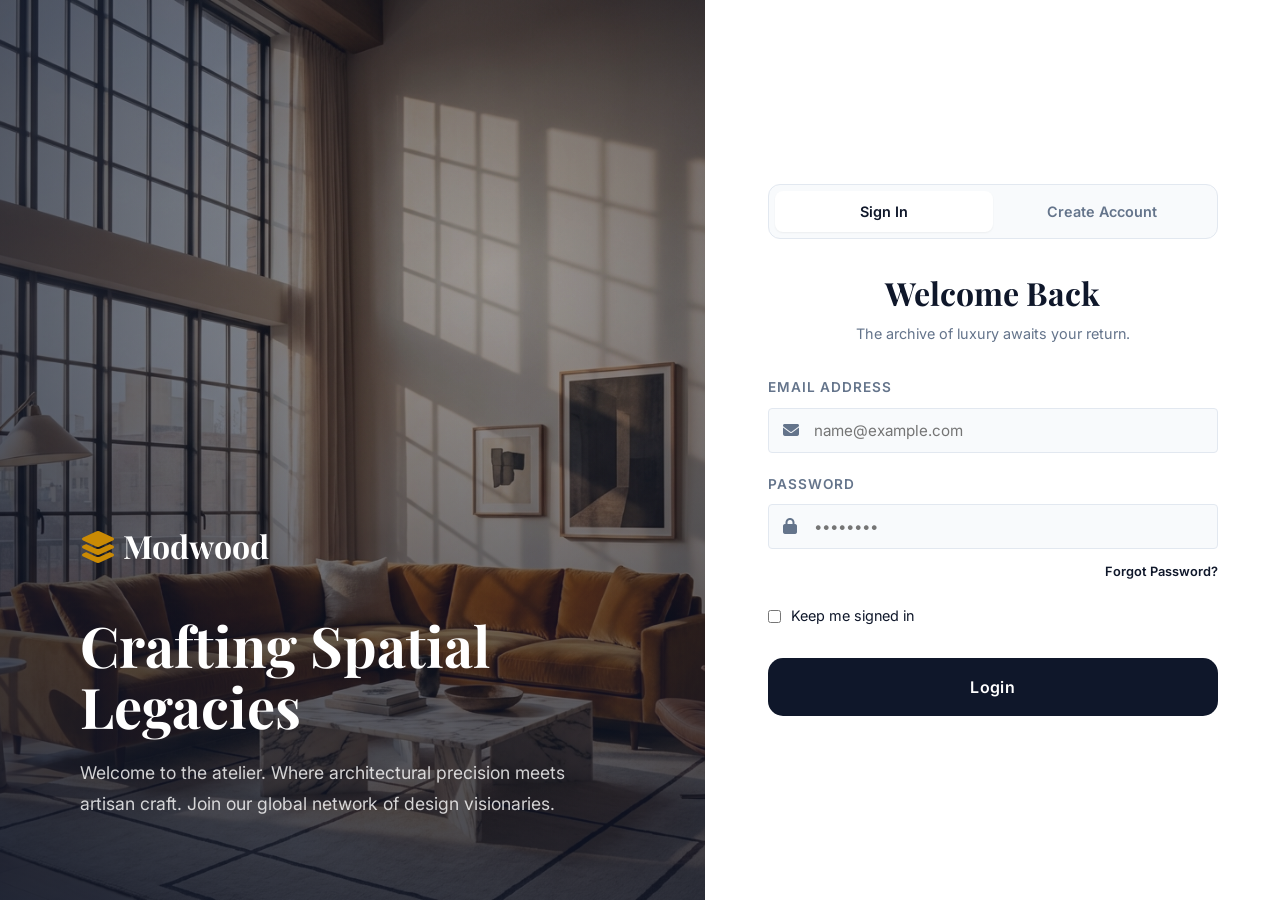
<file: login.html>
<!DOCTYPE html>
<html lang="en" dir="ltr">

<head>
    <meta charset="UTF-8">
    <meta name="viewport" content="width=device-width, initial-scale=1.0">
    <title>Authentication | Modwood</title>
    <link rel="stylesheet" href="style.css">
    <link rel="stylesheet" href="https://cdnjs.cloudflare.com/ajax/libs/font-awesome/6.4.0/css/all.min.css">
    <style>
        .auth-container {
            display: flex;
            min-height: 100vh;
            width: 100%;
        }

        .auth-visual {
            flex: 1.2;
            background: linear-gradient(rgba(15, 23, 42, 0.4), rgba(15, 23, 42, 0.4)), url('Assets/hero1.jpg') center/cover no-repeat;
            display: flex;
            flex-direction: column;
            justify-content: flex-end;
            padding: 80px;
            color: white;
            position: relative;
        }

        .auth-visual::after {
            content: '';
            position: absolute;
            inset: 0;
            background: radial-gradient(circle at 70% 30%, transparent, rgba(15, 23, 42, 0.8));
        }

        .auth-visual-content {
            position: relative;
            z-index: 2;
        }

        .auth-content {
            flex: 1;
            background: var(--bg-main);
            display: flex;
            align-items: center;
            justify-content: center;
            padding: 60px;
        }

        .auth-card {
            width: 100%;
            max-width: 450px;
        }

        @media (max-width: 1024px) {
            .auth-visual {
                display: none;
            }
        }

        .auth-toggle {
            display: flex;
            background: var(--bg-alt);
            padding: 6px;
            border-radius: 12px;
            margin-bottom: 35px;
            border: 1px solid var(--border);
        }

        .auth-toggle button {
            flex: 1;
            padding: 12px;
            border: none;
            background: none;
            color: var(--text-muted);
            font-weight: 600;
            cursor: pointer;
            border-radius: 8px;
            transition: all 0.3s ease;
            font-size: 0.9rem;
        }

        .auth-toggle button.active {
            background: white;
            color: var(--primary);
            box-shadow: var(--shadow-sm);
        }

        .form-container {
            transition: all 0.4s ease;
        }

        #register-form {
            display: none;
            opacity: 0;
            transform: translateY(10px);
        }

        .auth-card.mode-register #login-form {
            display: none;
        }

        .auth-card.mode-register #register-form {
            display: block;
            opacity: 1;
            transform: translateY(0);
        }
    </style>
</head>

<body>
    <link rel="icon" type="image/png" href="Assets/favicon.png">

    <div class="auth-container">
        <!-- Visual Side -->
        <div class="auth-visual">
            <div class="auth-visual-content">
                <a href="index.html" class="logo"
                    style="font-size: 2rem; color: white; display: block; margin-bottom: 40px;">
                    <i class="fas fa-layer-group"></i> Modwood
                </a>
                <h1 style="font-size: 3.5rem; line-height: 1.1; margin-bottom: 20px; font-family: var(--font-heading); color: white;">
                    Crafting Spatial <br>Legacies</h1>
                <p style="color: rgba(255,255,255,0.8); font-size: 1.1rem; max-width: 500px; line-height: 1.8;">
                    Welcome to the atelier. Where architectural precision meets artisan craft. Join our global network
                    of design visionaries.
                </p>
            </div>
        </div>

        <!-- Form Side -->
        <div class="auth-content">
            <div class="auth-card" id="auth-card">
                <div style="margin-bottom: 30px; text-align: center;">
                    <div class="auth-toggle">
                        <button id="toggle-login" class="active">Sign In</button>
                        <button id="toggle-register">Create Account</button>
                    </div>
                </div>

                <!-- Login Form -->
                <div id="login-form" class="form-container">
                    <div style="margin-bottom: 30px; text-align: center;">
                        <h2 style="font-size: 2rem; margin-bottom: 10px; color: var(--text-main);">Welcome Back</h2>
                        <p style="color: var(--text-muted); font-size: 0.9rem;">The archive of luxury awaits your
                            return.
                        </p>
                    </div>
                    <form>
                        <div class="form-group">
                            <label class="label">Email Address</label>
                            <div style="position: relative;">
                                <i class="fas fa-envelope"
                                    style="position: absolute; left: 15px; top: 50%; transform: translateY(-50%); color: var(--text-muted);"></i>
                                <input type="email" class="input" style="padding-left: 45px;"
                                    placeholder="name@example.com">
                            </div>
                        </div>
                        <div class="form-group">
                            <label class="label">Password</label>
                            <div style="position: relative;">
                                <i class="fas fa-lock"
                                    style="position: absolute; left: 15px; top: 50%; transform: translateY(-50%); color: var(--text-muted);"></i>
                                <input type="password" class="input" style="padding-left: 45px;" placeholder="••••••••">
                            </div>
                            <div style="text-align: right; margin-top: 8px;">
                                <a href="#" style="font-size: 0.8rem; color: var(--primary); font-weight: 600;">Forgot
                                    Password?</a>
                            </div>
                        </div>
                        <div class="form-group" style="display: flex; align-items: center; gap: 10px;">
                            <input type="checkbox" id="remember">
                            <label for="remember" style="font-size: 0.9rem; color: var(--text-main);">Keep me signed
                                in</label>
                        </div>
                        <button type="submit" class="btn btn-primary"
                            style="width: 100%; padding: 18px; font-size: 1rem; border-radius: 15px; margin-top: 10px;">Login</button>
                    </form>
                </div>

                <!-- Register Form -->
                <div id="register-form" class="form-container">
                    <div style="margin-bottom: 30px; text-align: center;">
                        <h2 style="font-size: 2rem; margin-bottom: 10px; color: var(--text-main);">Join the Legacy</h2>
                        <p style="color: var(--text-muted); font-size: 0.9rem;">Create your profile to access custom
                            craftmanship metrics.</p>
                    </div>
                    <form>
                        <div style="display: grid; grid-template-columns: 1fr 1fr; gap: 15px;">
                            <div class="form-group">
                                <label class="label">First Name</label>
                                <input type="text" class="input" placeholder="Alexander">
                            </div>
                            <div class="form-group">
                                <label class="label">Last Name</label>
                                <input type="text" class="input" placeholder="Moore">
                            </div>
                        </div>
                        <div class="form-group">
                            <label class="label">Professional Email</label>
                            <div style="position: relative;">
                                <i class="fas fa-envelope"
                                    style="position: absolute; left: 15px; top: 50%; transform: translateY(-50%); color: var(--text-muted);"></i>
                                <input type="email" class="input" style="padding-left: 45px;"
                                    placeholder="alex@atelier.com">
                            </div>
                        </div>
                        <div class="form-group">
                            <label class="label">Password</label>
                            <div style="position: relative;">
                                <i class="fas fa-lock"
                                    style="position: absolute; left: 15px; top: 50%; transform: translateY(-50%); color: var(--text-muted);"></i>
                                <input type="password" class="input" style="padding-left: 45px;" placeholder="••••••••">
                            </div>
                        </div>
                        <div class="form-group"
                            style="display: flex; align-items: center; gap: 10px; margin-top: 10px;">
                            <input type="checkbox" id="terms">
                            <label for="terms" style="font-size: 0.8rem; color: var(--text-main);">I agree to the <a
                                    href="#" class="text-primary">Membership Terms</a></label>
                        </div>
                        <button type="submit" class="btn btn-primary"
                            style="width: 100%; padding: 18px; font-size: 1rem; border-radius: 15px; margin-top: 10px;">Register</button>
                    </form>
                </div>

            </div>
        </div>
    </div>



    <script src="main.js"></script>
    <script src="rtltoggle.js"></script>
    <script>
        const authCard = document.getElementById('auth-card');
        const loginBtn = document.getElementById('toggle-login');
        const registerBtn = document.getElementById('toggle-register');

        loginBtn.addEventListener('click', () => {
            authCard.classList.remove('mode-register');
            loginBtn.classList.add('active');
            registerBtn.classList.remove('active');
        });

        registerBtn.addEventListener('click', () => {
            authCard.classList.add('mode-register');
            registerBtn.classList.add('active');
            loginBtn.classList.remove('active');
        });
    </script>
</body>

</html>
</file>
<file: style.css>
@import url('https://fonts.googleapis.com/css2?family=Inter:wght@300;400;500;600&family=Playfair+Display:ital,wght@0,400;0,600;0,700;1,400&family=Plus+Jakarta+Sans:wght@400;500;600;700&family=Outfit:wght@300;400;600;700&display=swap');

:root {
    /* Professional Palette: Trustworthy, Premium, Timeless */
    --primary: #0f172a;
    /* Deep Navy / Midnight */
    --primary-light: #1e293b;
    --secondary: #334155;
    /* Slate */
    --accent: #ca8a04;
    /* Muted Gold/Bronze - Subtle Luxury */
    --accent-hover: #a16207;

    --bg-main: #ffffff;
    --bg-alt: #f8fafc;
    /* Very light slate/grey */
    --bg-dark: #0f172a;

    --text-main: #0f172a;
    --text-muted: #64748b;
    --text-light: #f8fafc;

    --border: #e2e8f0;
    --border-dark: #1e293b;

    --shadow-sm: 0 1px 2px 0 rgb(0 0 0 / 0.05);
    --shadow: 0 4px 6px -1px rgb(0 0 0 / 0.1), 0 2px 4px -2px rgb(0 0 0 / 0.1);
    --shadow-lg: 0 20px 25px -5px rgb(0 0 0 / 0.1), 0 8px 10px -6px rgb(0 0 0 / 0.1);

    --radius-sm: 4px;
    --radius: 8px;
    /* Sharper corners for professionalism */
    --container-width: 1280px;
    --header-height: 82px;
    --transition: all 0.3s cubic-bezier(0.4, 0, 0.2, 1);

    /* Semantic Colors */
    --success: #10b981;
    --info: #0ea5e9;
    --warning: #f59e0b;
    --danger: #ef4444;

    /* Typography Mapping */
    --font-heading: 'Playfair Display', serif;
    --font-body: 'Inter', 'Plus Jakarta Sans', sans-serif;
    --font-nav: 'Outfit', sans-serif;
}

/* Form Styles */
.form-group {
    margin-bottom: 20px;
    width: 100%;
}

.label {
    display: block;
    margin-bottom: 8px;
    font-weight: 600;
    font-size: 0.85rem;
    text-transform: uppercase;
    letter-spacing: 1px;
    color: var(--text-muted);
}

.input {
    width: 100%;
    padding: 12px 15px;
    background: var(--bg-alt);
    border: 1px solid var(--border);
    border-radius: var(--radius-sm);
    color: var(--text-main);
    font-family: var(--font-body);
    font-size: 0.95rem;
    transition: var(--transition);
}

.input:focus {
    outline: none;
    border-color: var(--accent);
    background: var(--bg-main);
    box-shadow: 0 0 0 4px rgba(197, 160, 89, 0.1);
}

/* Utility Classes */
.text-primary {
    color: var(--primary) !important;
}

.text-success {
    color: var(--success) !important;
}

.text-info {
    color: var(--info) !important;
}

.text-warning {
    color: var(--warning) !important;
}

.text-danger {
    color: var(--danger) !important;
}

.text-muted {
    color: var(--text-muted) !important;
}

.italic {
    font-style: italic;
}

[data-theme="dark"] {
    --bg-main: #020617;
    /* Slate 950 */
    --bg-alt: #0f172a;
    /* Slate 900 */
    --text-main: #f8fafc;
    --text-muted: #94a3b8;
    --border: #1e293b;
    --card-bg: #0f172a;
    /* Brand Primary for Dark Mode */
    --primary: #c5a059;
    --primary-light: #d4b47a;
    /* Adjust accent for dark mode contrast */
    --accent: #ca8a04;
    --dark-mode-invert: 1;
}

/* Reset & Base */
* {
    margin: 0;
    padding: 0;
    box-sizing: border-box;
}

html {
    scroll-behavior: smooth;
}

body {
    font-family: var(--font-body);
    background-color: var(--bg-main);
    color: var(--text-main);
    line-height: 1.7;
    overflow-x: hidden;
    -webkit-font-smoothing: antialiased;
}

h1,
h2,
h3,
h4,
h5,
h6 {
    font-family: var(--font-heading);
    color: inherit;
    /* Allow sections to define their own heading colors */
    font-weight: 700;
    line-height: 1.2;
}

/* Ensure headings have a default color when not in a special container */
body h1,
body h2,
body h3,
body h4,
body h5,
body h6 {
    color: var(--text-main);
}

/* Contrast fix for dark background sections and containers */
section[style*="background: var(--primary)"],
section[style*="background: var(--bg-dark)"],
[style*="background: var(--primary)"],
[style*="background: var(--bg-dark)"],
.stats-section {
    color: white !important;
}

section[style*="background: var(--primary)"] h1,
section[style*="background: var(--primary)"] h2,
section[style*="background: var(--primary)"] h3,
section[style*="background: var(--primary)"] h4,
section[style*="background: var(--primary)"] h5,
section[style*="background: var(--primary)"] h6,
section[style*="background: var(--bg-dark)"] h1,
section[style*="background: var(--bg-dark)"] h2,
section[style*="background: var(--bg-dark)"] h3,
section[style*="background: var(--bg-dark)"] h4,
section[style*="background: var(--bg-dark)"] h5,
section[style*="background: var(--bg-dark)"] h6,
[style*="background: var(--primary)"] h1,
[style*="background: var(--primary)"] h2,
[style*="background: var(--primary)"] h3,
[style*="background: var(--primary)"] h4,
[style*="background: var(--primary)"] h5,
[style*="background: var(--primary)"] h6,
[style*="background: var(--bg-dark)"] h1,
[style*="background: var(--bg-dark)"] h2,
[style*="background: var(--bg-dark)"] h3,
[style*="background: var(--bg-dark)"] h4,
[style*="background: var(--bg-dark)"] h5,
[style*="background: var(--bg-dark)"] h6,
.stats-section h1,
.stats-section h2,
.stats-section h3,
.stats-section h4,
.stats-section h5,
.stats-section h6 {
    color: white !important;
}

a {
    text-decoration: none;
    color: inherit;
    transition: var(--transition);
}

button {
    cursor: pointer;
    font-family: var(--font-body);
}

img {
    max-width: 100%;
    height: auto;
    display: block;
}

.container {
    max-width: var(--container-width);
    width: 100%;
    margin: 0 auto;
    padding: 0 20px;
}

/* Navbar - Professional Sticky */
.navbar {
    position: fixed;
    top: 0;
    left: 0;
    width: 100%;
    height: var(--header-height);
    background: rgba(255, 255, 255, 0.95);
    backdrop-filter: blur(12px);
    border-bottom: 1px solid var(--border);
    z-index: 1000;
    transition: var(--transition);
}

[data-theme="dark"] .navbar {
    background: rgba(15, 23, 42, 0.95);
}

.navbar.scrolled {
    box-shadow: var(--shadow);
    height: 70px;
    /* Slight shrink */
}

.navbar .container {
    max-width: var(--container-width);
    width: 100%;
    padding: 0 40px;
    height: 100%;
    display: flex;
    justify-content: space-between;
    align-items: center;
    gap: 20px;
}

.nav-actions {
    display: flex;
    align-items: center;
    gap: 20px;
}

.nav-toggle,
.toggle-btn {
    background: transparent;
    border: 1px solid var(--border);
    color: var(--text-main);
    width: 38px;
    height: 38px;
    border-radius: 50%;
    display: flex;
    align-items: center;
    justify-content: center;
    transition: all 0.3s ease;
    font-size: 0.9rem;
}

.nav-toggle:hover,
.toggle-btn:hover {
    background: var(--bg-alt);
    border-color: var(--accent);
    color: var(--accent);
    transform: translateY(-2px);
}

.nav-separator {
    width: 1px;
    height: 20px;
    background: var(--border);
    margin: 0 10px;
}

.logo {
    font-family: var(--font-heading);
    font-size: 1.75rem;
    font-weight: 700;
    color: var(--text-main);
    display: flex;
    align-items: center;
    gap: 12px;
    flex-shrink: 0;
    white-space: nowrap;
}

.logo i {
    color: var(--accent);
}

/* Minimalist Header & Toggles from Image Assets */
.minimal-header {
    height: var(--header-height);
    padding: 0 60px;
    background: var(--bg-main);
    display: flex;
    justify-content: space-between;
    align-items: center;
    border-bottom: 1px solid var(--border);
    position: sticky;
    top: 0;
    width: 100%;
    z-index: 2000;
}

.minimal-header.centered {
    display: grid;
    grid-template-columns: 1fr auto 1fr;
}

.minimal-header.centered .minimal-logo {
    grid-column: 2;
}

.minimal-header.centered .minimal-actions {
    grid-column: 3;
    justify-content: flex-end;
}

.minimal-logo {
    display: flex;
    align-items: center;
    gap: 15px;
    font-family: var(--font-heading);
    font-size: 1.8rem;
    font-weight: 700;
    color: var(--text-main);
    text-decoration: none;
}

.minimal-logo i {
    color: var(--accent);
    font-size: 1.6rem;
}

.minimal-actions {
    display: flex;
    align-items: center;
    gap: 12px;
}

.mobile-only {
    display: none !important;
}

@media (max-width: 992px) {
    :root {
        --header-height: 60px;
    }

    .mobile-only {
        display: flex !important;
    }

    .minimal-header {
        padding: 0 12px;
    }
}

.minimal-separator {
    width: 1px;
    height: 30px;
    background: var(--border);
    margin: 0 5px;
}

.toggle-circle {
    width: 45px;
    height: 45px;
    border-radius: 50%;
    border: 1px solid rgba(15, 23, 42, 0.1);
    /* Very light circular border */
    background: transparent;
    display: flex;
    align-items: center;
    justify-content: center;
    color: var(--text-main);
    transition: var(--transition);
    font-size: 1rem;
}

[data-theme="dark"] .toggle-circle {
    border-color: rgba(255, 255, 255, 0.1);
}

.toggle-circle:hover {
    border-color: var(--accent);
    color: var(--accent);
    background: var(--bg-alt);
}

.nav-links {
    display: flex;
    gap: 40px;
    align-items: center;
    list-style: none; /* Removed dots */
}

.mobile-nav-item {
    display: none;
}

.nav-link {
    font-weight: 500;
    font-size: 0.95rem;
    color: var(--text-muted);
    position: relative;
    padding: 5px 0;
}

.nav-link:hover,
.nav-link.active {
    color: var(--primary);
}

[data-theme="dark"] .nav-link:hover {
    color: #fff;
}

.nav-link::after {
    content: '';
    position: absolute;
    bottom: 0;
    left: 0;
    width: 0;
    height: 2px;
    background: var(--accent);
    transition: width 0.3s ease;
}

.nav-link:hover::after,
.nav-link.active::after {
    width: 100%;
}

.nav-actions {
    display: flex;
    gap: 16px;
    align-items: center;
}

/* Dropdown */
.dropdown-menu {
    position: absolute;
    top: 100%;
    left: 0;
    background: var(--bg-main);
    border: 1px solid var(--border);
    border-radius: var(--radius);
    box-shadow: var(--shadow-lg);
    min-width: 200px;
    opacity: 0;
    visibility: hidden;
    transform: translateY(10px);
    transition: var(--transition);
    padding: 8px 0;
    z-index: 1100;
}

li:hover>.dropdown-menu {
    opacity: 1;
    visibility: visible;
    transform: translateY(0);
}

.dropdown-menu li a {
    display: block;
    padding: 10px 20px;
    font-size: 0.9rem;
    color: var(--text-main);
}

.dropdown-menu li a:hover {
    background: var(--bg-alt);
    color: var(--accent);
}

/* Buttons */
.btn {
    display: inline-flex;
    align-items: center;
    justify-content: center;
    padding: 12px 28px;
    border-radius: var(--radius-sm);
    font-weight: 600;
    font-size: 0.95rem;
    letter-spacing: 0.02em;
    transition: var(--transition);
    border: 1px solid transparent;
}

.btn-primary {
    background: var(--primary);
    color: white;
}

.btn-primary:hover {
    background: var(--primary-light);
    transform: translateY(-2px);
    box-shadow: var(--shadow);
}

.btn-outline {
    background: transparent;
    border: 1px solid var(--border-dark);
    color: var(--text-main);
}

.btn-outline:hover {
    border-color: var(--primary);
    color: var(--primary);
}

.newsletter-form {
    display: flex;
    gap: 15px;
    max-width: 500px;
    margin: 0 auto;
}

@media (max-width: 576px) {
    .newsletter-form {
        flex-direction: column;
        gap: 10px;
    }

    .newsletter-form .btn {
        width: 100%;
    }
}

/* Hero Section - Professional & Parallax */
.hero {
    position: relative;
    min-height: 90vh;
    display: flex;
    align-items: center;
    justify-content: center;
    overflow: hidden;
    background: var(--bg-main);
    padding-top: var(--header-height);
}

.hero-bg-parallax {
    position: absolute;
    top: 0;
    left: 0;
    width: 100%;
    height: 120%;
    /* Taller for parallax */
    background: url('Assets/hero1.jpg') no-repeat center center;
    background-size: cover;
    z-index: 0;
    transform: translateZ(-1px) scale(2);
    /* CSS Parallax base */
}

/* Overlay to ensure text readability */
.hero-overlay {
    position: absolute;
    inset: 0;
    background: linear-gradient(to right, rgba(15, 23, 42, 0.9), rgba(15, 23, 42, 0.4));
    z-index: 1;
}

.hero .container {
    position: relative;
    z-index: 2;
    width: 100%;
}

.hero-content {
    max-width: 700px;
}

.hero-label {
    display: inline-block;
    padding: 6px 12px;
    background: rgba(255, 255, 255, 0.1);
    backdrop-filter: blur(4px);
    border: 1px solid rgba(255, 255, 255, 0.2);
    border-radius: 50px;
    color: var(--accent);
    font-weight: 600;
    font-size: 0.85rem;
    margin-bottom: 24px;
    letter-spacing: 1px;
    text-transform: uppercase;
}

.hero-title {
    font-size: clamp(3rem, 5vw, 4.5rem);
    color: var(--text-main);
    margin-bottom: 24px;
    font-family: var(--font-heading);
    font-weight: 700;
    line-height: 1.1;
}

.hero .hero-title {
    color: white;
    /* Specifically for index.html hero which has dark overlay */
}

.hero-description,
.hero-desc {
    font-size: 1.15rem;
    color: var(--text-muted);
    margin-bottom: 40px;
    line-height: 1.8;
    max-width: 600px;
}

.hero .hero-description {
    color: #cbd5e1;
    /* For index.html dark hero */
}

/* Sections */
.section {
    padding: 100px 0;
    background: var(--bg-main);
}

.section-alt {
    background: var(--bg-alt);
}

.section-header {
    text-align: center;
    max-width: 800px;
    margin: 0 auto 60px;
}

.section-eyebrow {
    color: var(--accent);
    font-weight: 700;
    text-transform: uppercase;
    font-size: 0.85rem;
    letter-spacing: 2px;
    display: block;
    margin-bottom: 12px;
}

.section-title {
    font-size: 2.75rem;
    color: var(--text-main);
    margin-bottom: 20px;
}

.section-desc {
    color: var(--text-muted);
    font-size: 1.1rem;
}

/* Featured / Collections Grid */
.curated-grid {
    display: grid;
    grid-template-columns: repeat(auto-fit, minmax(350px, 1fr));
    gap: 40px;
}

/* Global Asymmetric Splits (Mirrored from Dashboard) */
.dashboard-split-2-1 {
    display: grid;
    grid-template-columns: 2fr 1fr;
    gap: 30px;
    margin-bottom: 30px;
}

@media (max-width: 992px) {
    .dashboard-split-2-1 {
        grid-template-columns: 1fr;
        gap: 20px;
    }
}

.collection-card {
    position: relative;
    height: 500px;
    cursor: pointer;
}

.collection-img {
    width: 100%;
    height: 100%;
    object-fit: cover;
    transition: transform 0.8s cubic-bezier(0.2, 1, 0.3, 1);
}

.collection-card:hover .collection-img {
    transform: scale(1.05);
    /* Subtle zoom */
}

.collection-overlay {
    position: absolute;
    inset: 0;
    background: linear-gradient(to top, rgba(0, 0, 0, 0.8), transparent 50%);
    display: flex;
    flex-direction: column;
    justify-content: flex-end;
    padding: 40px;
    color: white;
}

.collection-title {
    font-size: 2rem;
    color: white;
    margin-bottom: 10px;
}

.collection-link {
    color: white;
    font-weight: 600;
    display: flex;
    align-items: center;
    gap: 10px;
    opacity: 0;
    transform: translateY(20px);
    transition: all 0.4s ease;
}

.collection-card:hover .collection-link {
    opacity: 1;
    transform: translateY(0);
}

/* Stats / Trust Section */
.stats-section {
    background: linear-gradient(135deg, var(--primary) 0%, var(--primary-light) 100%);
    color: white;
    padding: 100px 0;
    position: relative;
    overflow: hidden;
}

.stats-section::before {
    content: '';
    position: absolute;
    top: 0;
    left: 0;
    width: 100%;
    height: 100%;
    background: url('Assets/bg-pattern.png') repeat;
    opacity: 0.03;
    pointer-events: none;
}

/* Responsive Layouts using auto-fit & minmax */
.stats-grid {
    display: grid;
    grid-template-columns: repeat(auto-fit, minmax(min(100%, 250px), 1fr));
    gap: 50px;
    text-align: center;
}

.stat-item h3 {
    font-size: 3.5rem;
    font-weight: 800;
    color: var(--accent);
    margin-bottom: 10px;
    font-family: var(--font-heading);
}

.stat-item p {
    font-size: 1.1rem; /* Increased size */
    text-transform: uppercase;
    letter-spacing: 2px;
    font-weight: 500;
    opacity: 0.9;
}

.journal-grid {
    display: grid;
    grid-template-columns: repeat(auto-fit, minmax(min(100%, 300px), 1fr));
    gap: 30px;
}

/* Footer Styles */
.footer {
    background: var(--bg-dark);
    color: white;
    padding: 100px 0 50px;
}

.footer .logo {
    color: white;
}

.footer p {
    color: #94a3b8;
}

.footer .container {
    max-width: 1400px;
    /* Constrain footer for better alignment on large screens */
    margin: 0 auto;
}

.footer-top,
.footer-grid {
    display: grid;
    grid-template-columns: 1.5fr 0.8fr 0.8fr 1.2fr;
    gap: 60px;
    margin-bottom: 80px;
    border-bottom: 1px solid rgba(255, 255, 255, 0.1);
    padding-bottom: 60px;
}

@media (max-width: 1200px) {

    .footer-top,
    .footer-grid {
        gap: 40px;
    }
}

@media (max-width: 992px) {

    .footer-top,
    .footer-grid {
        grid-template-columns: repeat(2, 1fr);
    }
}

@media (max-width: 576px) {

    .footer-top,
    .footer-grid {
        grid-template-columns: 1fr;
    }
}

.footer-col h4,
.footer-title {
    color: white;
    margin-bottom: 30px;
    font-size: 1.1rem;
    font-weight: 600;
    text-transform: uppercase;
    letter-spacing: 2px;
}

.footer-links {
    list-style: none;
    padding: 0;
}

.footer-links li {
    margin-bottom: 15px;
}

.footer-links a {
    color: #94a3b8;
    font-size: 0.95rem;
    transition: var(--transition);
}

.footer-links a:hover {
    color: var(--accent);
    padding-left: 5px;
}

.footer-bottom {
    display: flex;
    justify-content: space-between;
    align-items: center;
    color: #94a3b8;
    font-size: 0.9rem;
}

.footer-bottom a {
    color: #94a3b8;
    margin-left: 30px;
}

.footer-bottom a:hover {
    color: white;
}

.footer input[type="email"] {
    background: rgba(255, 255, 255, 0.05);
    border: 1px solid rgba(255, 255, 255, 0.1);
    padding: 12px 20px;
    color: white;
    border-radius: var(--radius-sm);
    width: 100%;
    outline: none;
    transition: var(--transition);
}

.footer input[type="email"]:focus {
    border-color: var(--accent);
    background: rgba(255, 255, 255, 0.1);
}

.footer .btn {
    padding: 12px 20px;
}


/* New Grid Utilities for Home 2 */
.feature-split-grid {
    display: grid;
    grid-template-columns: repeat(auto-fit, minmax(min(100%, 500px), 1fr));
    gap: clamp(30px, 5vw, 80px);
}

.process-grid {
    display: grid;
    grid-template-columns: repeat(auto-fit, minmax(min(100%, 280px), 1fr));
    gap: 30px;
}

.masonry-grid {
    display: grid;
    grid-template-columns: repeat(auto-fit, minmax(min(100%, 350px), 1fr));
    gap: 25px;
    margin-bottom: 50px;
}

@media (min-width: 993px) {
    .masonry-grid {
        grid-template-columns: repeat(3, 1fr);
    }

    .masonry-item-tall {
        grid-row: span 2;
        min-height: 400px;
    }

    .masonry-item-wide {
        grid-column: span 2;
    }
}

@media (max-width: 992px) {
    .masonry-grid {
        grid-template-columns: 1fr;
        gap: 40px !important;
        /* Increased gap for clear separation */
    }

    .masonry-item-tall,
    .masonry-item-wide,
    .masonry-item-box {
        grid-row: auto !important;
        grid-column: auto !important;
        min-height: 350px !important;
        display: flex !important;
        flex-direction: column !important;
        align-items: center !important;
        justify-content: center !important;
        text-align: center !important;
        padding: 40px 20px !important;
        margin-bottom: 0;
    }

    /* Ensure all flex containers inside blocks center their content */
    .masonry-item-box div,
    .masonry-item-wide,
    .masonry-item-tall,
    .glass-box div {
        display: flex !important;
        flex-direction: column !important;
        align-items: center !important;
        justify-content: center !important;
        text-align: center !important;
        width: 100% !important;
    }

    /* Fixed Avatar and Quote Alignment - Center stack for better mobile ergonomics */
    .masonry-item-wide div[style*="display: flex"],
    .glass-box div[style*="display: flex"],
    .masonry-grid div[style*="display: flex"] {
        flex-direction: column !important;
        /* Stack vertically for clarity */
        align-items: center !important;
        justify-content: center !important;
        width: 100% !important;
        gap: 10px !important;
        text-align: center !important;
    }

    /* Ensure text within these flex boxes is also centered */
    .masonry-item-wide div[style*="display: flex"] div,
    .glass-box div[style*="display: flex"] div {
        text-align: center !important;
    }

    .masonry-item-wide div[style*="font-size: 5rem"] {
        font-size: 3rem !important;
        margin-bottom: 0 !important;
    }
}

.masonry-item-box {
    min-height: 180px;
    transition: var(--transition);
}

.masonry-item-box h2,
.masonry-item-box h3,
.masonry-item-box .h3 {
    color: white !important;
}

.masonry-item-box:hover {
    transform: translateY(-5px);
    box-shadow: var(--shadow-lg);
}

.narratives-grid {
    display: grid;
    grid-template-columns: repeat(auto-fit, minmax(min(100%, 450px), 1fr));
    gap: clamp(40px, 5vw, 80px);
    align-items: center;
}

/* Mobile constraints handled by minmax, removing aggressive media query overrides */
@media (max-width: 992px) {
    .navbar .container {
        padding: 0 10px;
        gap: 10px;
        /* Reduced gap between segments */
    }

    .nav-separator,
    .nav-actions .btn,
    .nav-actions .nav-separator {
        display: none !important;
    }

    .nav-links {
        display: none;
    }

    .mobile-nav-item {
        display: block;
    }

    .hero-title {
        font-size: clamp(2.5rem, 5vw, 3rem);
    }

    #menu-toggle {
        display: flex !important;
        order: 2;
        /* Move it before actions or keep it close */
        width: 34px;
        height: 34px;
        margin-left: 5px;
    }

    .logo {
        font-size: 1rem;
        margin-right: auto;
        flex: 0 1 auto;
        min-width: 0;
    }

    .nav-actions {
        order: 3;
        gap: 4px;
        flex: 0 0 auto;
    }
}

@media (max-width: 768px) {
    .container {
        padding: 0 15px !important;
        width: 100% !important;
        max-width: 100% !important;
        margin: 0 !important;
        /* Removed overflow:hidden to allow shadows to breathe if added later */
    }

    .hero,
    .hero-2,
    header.section {
        text-align: center !important;
        padding: 120px 15px 40px 15px !important;
        /* Increased padding-top to clear navbar */
    }

    .section {
        text-align: center !important;
        padding: 40px 15px !important;
    }

    .hero,
    .hero-2,
    .section {
        width: 100% !important;
        overflow-x: hidden;
    }

    .footer {
        padding: 60px 0 30px !important;
    }

    .footer-top,
    .footer-grid {
        gap: 30px !important;
        margin-bottom: 40px !important;
        padding-bottom: 30px !important;
    }

    .hero-content,
    .hero-2 .hero-content {
        margin: 0 auto !important;
        text-align: center !important;
        width: 100% !important;
    }

    .hero-title {
        font-size: clamp(2rem, 8vw, 2.5rem) !important;
        width: 100% !important;
    }

    .hero-desc,
    .hero-description,
    .hero-2 .hero-desc,
    .section-desc,
    .section p {
        margin: 0 auto 30px !important;
        text-align: center !important;
        width: 100% !important;
    }

    .hero-label,
    .product-cat,
    .section-eyebrow {
        text-align: center !important;
    }

    .section-header {
        margin-bottom: 30px !important;
    }

    .section ul {
        text-align: left !important;
        display: inline-block;
        margin: 0 auto 30px !important;
    }

    .curated-grid,
    .feature-split-grid,
    .hero-container-responsive,
    .dashboard-split-2-1,
    .stats-grid,
    .journal-grid,
    .masonry-grid {
        display: flex !important;
        flex-direction: column !important;
        width: 100% !important;
        gap: 25px !important;
        /* Reduced gap for all grids on mobile */
    }

    /* Target all reveal wrappers within these grids for consistent spacing */
    .masonry-grid>.reveal,
    .curated-grid>.reveal,
    .journal-grid>.reveal,
    .masonry-item-tall,
    .masonry-item-wide,
    .masonry-item-box {
        margin-bottom: 10px !important;
        /* Minimal fallback spacer */
        width: 100% !important;
    }

    .reveal {
        width: 100% !important;
        max-width: 100% !important;
        padding: 0 !important;
        /* Removed global margin:0 which was killing spacers */
    }

    img {
        width: 100% !important;
        height: auto;
    }

    /* Protect small avatars, icons, and logos from stretching */
    .avatar,
    [style*="width: 50px"],
    [style*="width: 60px"],
    [style*="width: 45px"],
    [style*="width: 40px"] {
        width: revert !important;
        max-width: 100% !important;
        flex-shrink: 0 !important;
    }

    /* Fixed dimensions for square/circle components to prevent 'white holes' */
    img[style*="width: 50px"] {
        width: 50px !important;
        height: 50px !important;
        object-fit: cover !important;
        display: block !important;
    }

    img[style*="width: 40px"] {
        width: 40px !important;
        height: 40px !important;
        object-fit: cover !important;
        display: block !important;
    }

    img[style*="width: 45px"] {
        width: 45px !important;
        height: 45px !important;
        object-fit: cover !important;
        display: block !important;
    }

    .hero-image-responsive {
        height: 300px !important;
        box-shadow: 0 15px 30px rgba(0, 0, 0, 0.1) !important;
        border-radius: 20px !important;
    }

}

@media (max-width: 360px) {
    .logo {
        font-size: 0.85rem !important;
        gap: 2px !important;
    }

    .nav-toggle,
    #menu-toggle {
        width: 32px !important;
        height: 32px !important;
        display: flex !important;
        font-size: 0.75rem !important;
    }

    .nav-actions .btn {
        display: none !important;
        /* Hide Login button on mobile */
    }

    .nav-actions {
        gap: 3px !important;
    }

    .navbar .container {
        padding: 0 5px !important;
    }
}

/* Home 2 Hero Specifics - Moved from inline */
.hero-container-responsive {
    display: grid;
    grid-template-columns: repeat(auto-fit, minmax(min(100%, 350px), 1fr));
    gap: 40px;
    align-items: center;
    width: 100%;
}

.hero-image-responsive {
    border-radius: 50px 0 50px 0;
    width: 100%;
    max-width: 550px;
    height: 380px;
    object-fit: cover;
    display: block;
    margin-left: auto;
    /* Negative horizontal shadow to keep it inside the screen on mobile */
    box-shadow: -15px 15px 0 var(--primary);
}

@media (max-width: 768px) {
    .hero-image-responsive {
        height: 300px !important;
    }
}

@media (min-width: 769px) {
    .hero-image-responsive {
        box-shadow: 30px 30px 0 var(--primary);
    }
}

/* Global Animation Utilities */
.reveal {
    opacity: 0;
    transform: translateY(30px);
    transition: all 0.8s ease-out;
}

.reveal.active {
    opacity: 1;
    transform: translateY(0);
}

/* Liquid Background System */
.bg-blobs {
    position: fixed;
    top: 0;
    left: 0;
    width: 100%;
    height: 100%;
    overflow: hidden;
    z-index: -1;
    background: var(--bg-main);
    pointer-events: none;
}

.blob {
    position: absolute;
    width: 600px;
    height: 600px;
    background: var(--accent);
    opacity: 0.08;
    filter: blur(100px);
    border-radius: 50%;
    animation: blobMove 20s infinite alternate cubic-bezier(0.45, 0, 0.55, 1);
}

.blob:nth-child(2) {
    background: var(--primary);
    width: 700px;
    height: 700px;
    right: -150px;
    top: -150px;
    animation-delay: -5s;
    animation-duration: 25s;
}

.blob:nth-child(3) {
    background: var(--primary-light);
    width: 500px;
    height: 500px;
    left: -100px;
    bottom: -100px;
    animation-delay: -10s;
    animation-duration: 22s;
}

@keyframes blobMove {
    0% {
        transform: translate(0, 0) scale(1);
    }

    33% {
        transform: translate(50px, 80px) scale(1.1);
    }

    66% {
        transform: translate(-40px, 60px) scale(0.9);
    }

    100% {
        transform: translate(0, 0) scale(1);
    }
}

.bg-grid {
    position: fixed;
    inset: 0;
    background-image:
        linear-gradient(var(--border) 1px, transparent 1px),
        linear-gradient(90deg, var(--border) 1px, transparent 1px);
    background-size: 80px 80px;
    opacity: 0.15;
    z-index: -1;
    pointer-events: none;
    mask-image: radial-gradient(circle at center, black, transparent 80%);
}

[data-theme="dark"] .bg-grid {
    opacity: 0.05;
}

/* Footer Social Icons Visibility */
.footer .toggle-btn {
    color: white !important;
    border-color: rgba(255, 255, 255, 0.2);
    background: rgba(255, 255, 255, 0.05);
    transition: all 0.3s ease;
}

.footer .toggle-btn:hover {
    background: var(--accent);
    color: var(--primary) !important;
    border-color: var(--accent);
    transform: translateY(-3px);
}

/* Utility to hide/show on mobile */
.hide-mobile {
    display: block;
}

.hide-desktop {
    display: none;
}

@media (max-width: 768px) {
    .hide-mobile {
        display: none !important;
    }

    .hide-desktop {
        display: block !important;
    }

    /* Mobile Navigation & Scroll Fix */
    .nav-links.active {
        display: flex !important;
        flex-direction: column !important;
        position: absolute !important;
        top: 100% !important;
        left: 0 !important;
        width: 100% !important;
        background: var(--bg-main) !important;
        padding: 40px 20px !important;
        border-bottom: 1px solid var(--border) !important;
        box-shadow: var(--shadow) !important;
        gap: 20px !important;
        text-align: center !important;
        z-index: 1000 !important;
        visibility: visible !important;
        opacity: 1 !important;
        transform: translateY(0) !important;
        max-height: calc(100vh - var(--header-height));
        overflow-y: auto;
        -webkit-overflow-scrolling: touch;
    }

    /* Mobile Dropdown Fix */
    .nav-links.active .dropdown-menu {
        position: static !important;
        display: none;
        opacity: 1 !important;
        visibility: visible !important;
        transform: none !important;
        box-shadow: none !important;
        border: none !important;
        background: var(--bg-alt) !important;
        margin-top: 10px !important;
        width: 100% !important;
    }

    .nav-links.active li:active > .dropdown-menu,
    .nav-links.active li:focus-within > .dropdown-menu,
    .nav-links.active .nav-link.active + .dropdown-menu {
        display: block !important;
    }

    .nav-links.active .dropdown-menu li a {
        padding: 12px 20px !important;
        color: var(--text-main) !important;
    }
    .nav-actions {
        display: none !important; 
    }

    /* Mobile-specific headline scaling */
    .hero-content h1 {
        font-size: 2.25rem !important;
        line-height: 1.2 !important;
    }

    .section-title {
        font-size: 2rem !important;
    }

    .stat-item h3 {
        font-size: 2.5rem !important;
    }

    .stats-grid {
        gap: 30px !important;
    }

    .curated-grid {
        grid-template-columns: 1fr !important;
        gap: 20px !important;
    }
}

@media (max-width: 360px) {
    .container {
        padding: 0 15px;
    }

    .hero-content h1 {
        font-size: 1.75rem !important;
    }

    .btn {
        width: 100%;
        padding: 12px 15px;
        font-size: 0.9rem;
    }

    .section-eyebrow {
        letter-spacing: 2px;
    }
}
</file>
